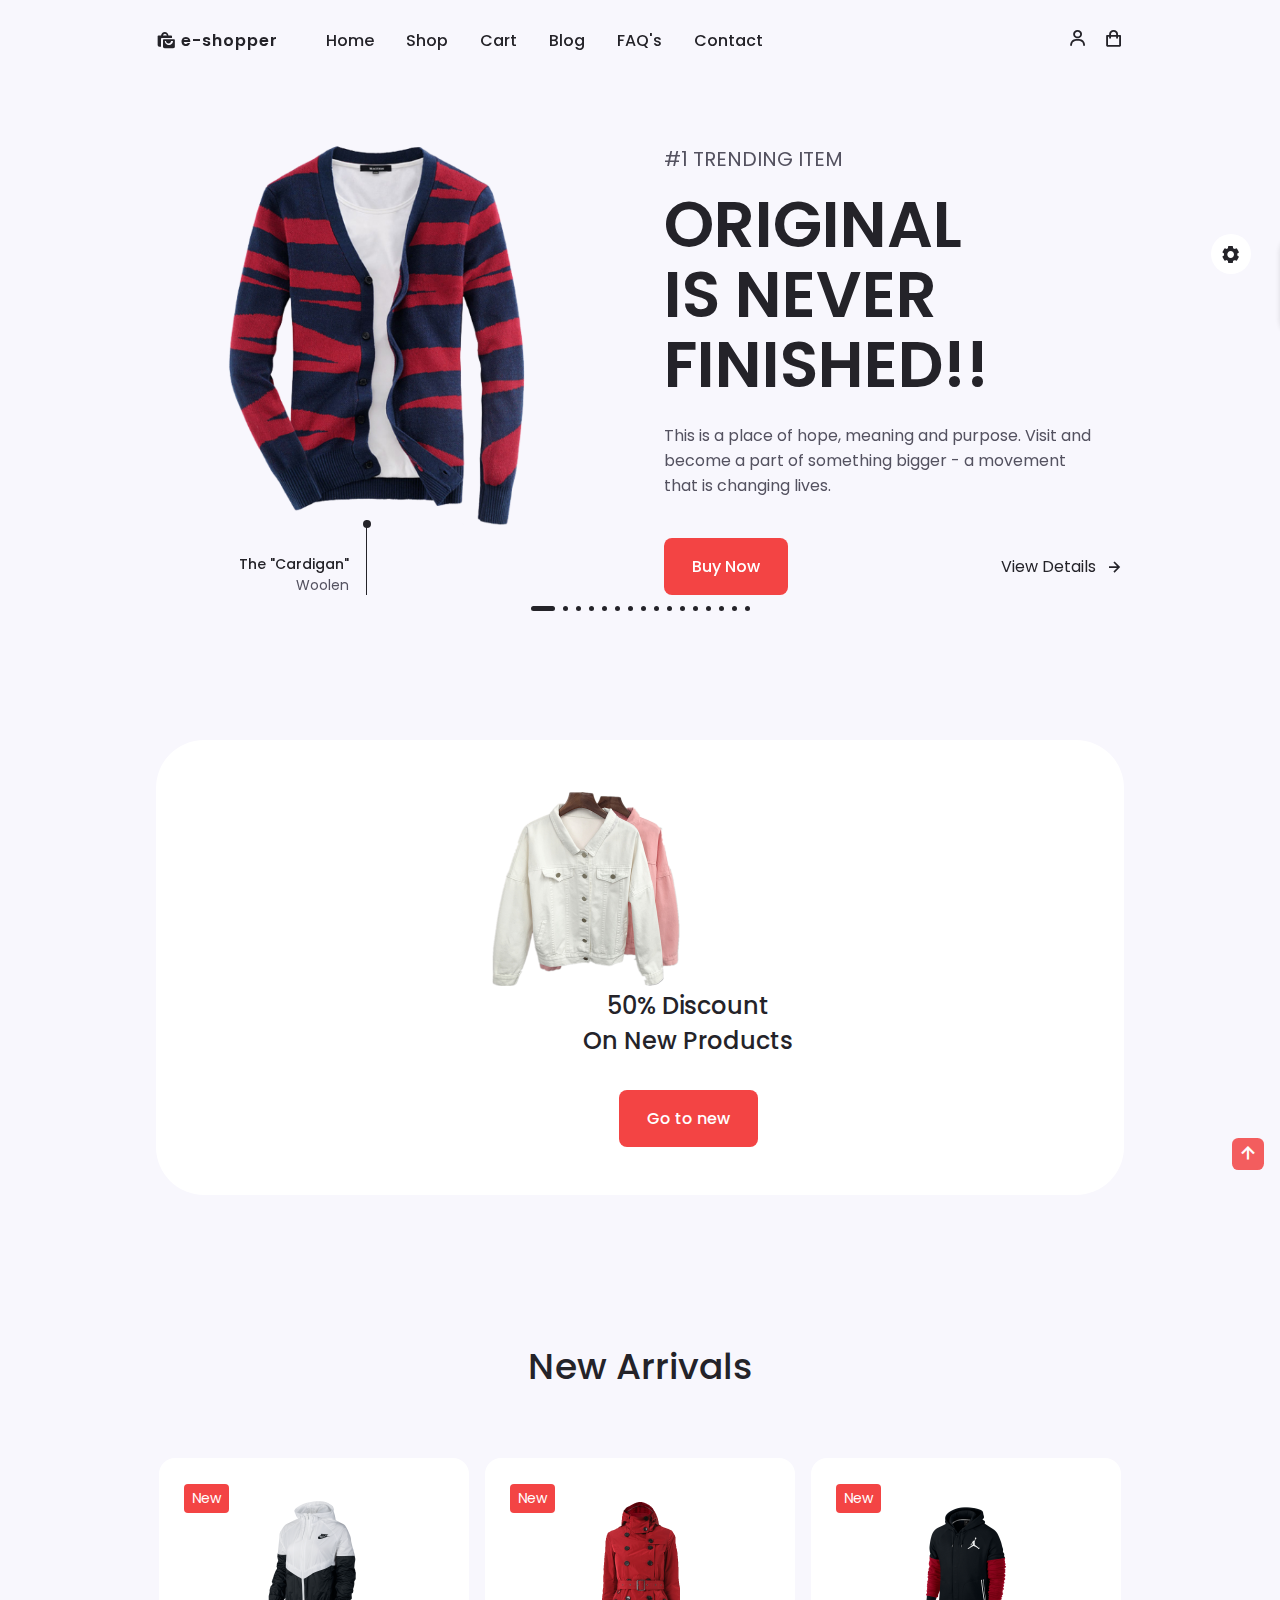
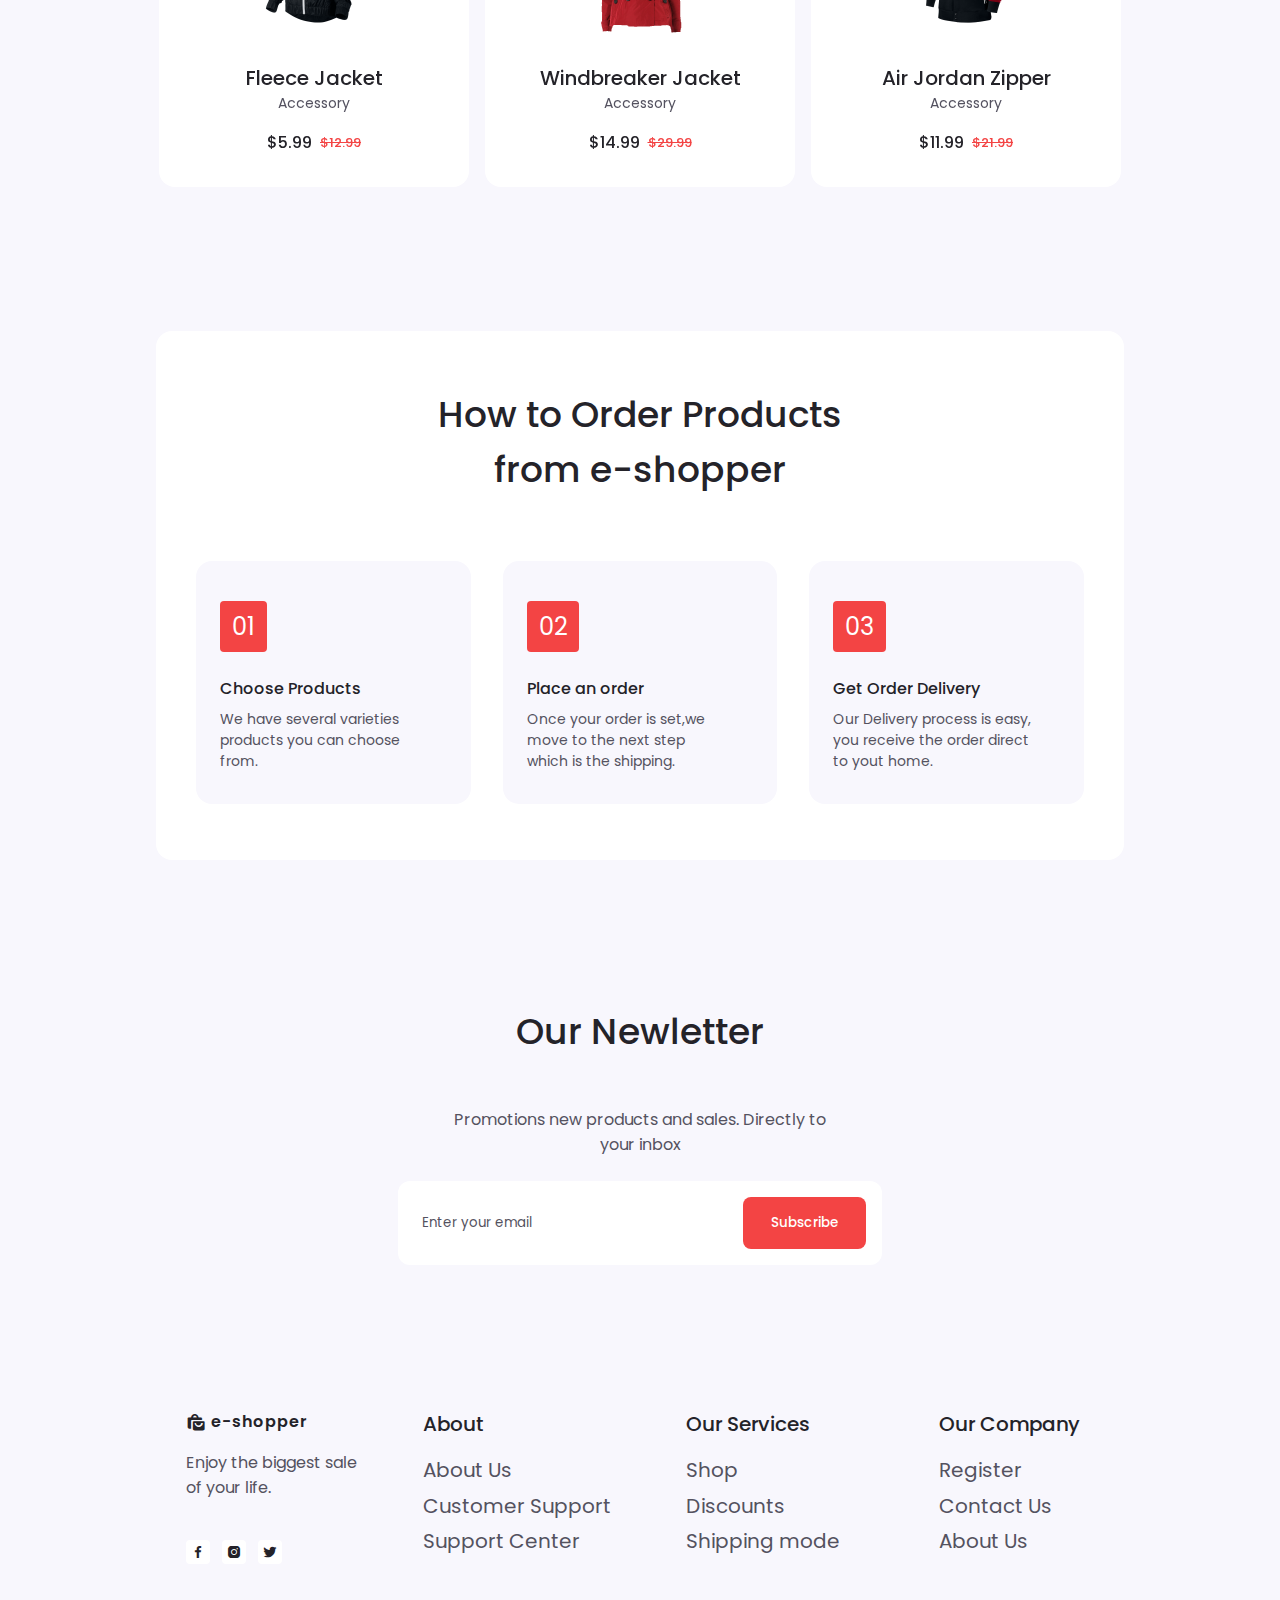
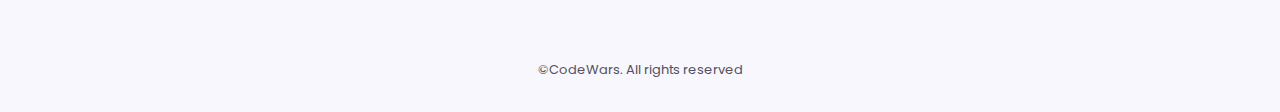
<file: index.html>
<!DOCTYPE html>
<html lang="en">

<head>
    <meta charset="UTF-8">
    <meta http-equiv="X-UA-Compatible" content="IE=edge">
    <meta name="viewport" content="width=device-width, initial-scale=1.0">
    <link rel="stylesheet" href="./style.css">
    <link rel="stylesheet" class="js-color-style" href="assets/css/colors/color-1.css">
    <link rel="stylesheet" href="https://cdn.jsdelivr.net/npm/boxicons@latest/css/boxicons.min.css" >
    <link rel="stylesheet" href="https://cdn.jsdelivr.net/npm/swiper@8/swiper-bundle.min.css" />
    <title>Responsive E-Commerce Website</title>
</head>

<body>
    <header class="header" id="header">
        <nav class="nav container">
            <a href="./index.html" class="nav_logo">
                <i class="bx bxs-shopping-bags nav_logo-icon"></i>E-Shopper
            </a>

            <div class="nav_menu" id="nav-menu">
                <ul class="nav_list">
                    <li class="nav_item">
                        <a href="./index.html" class="nav_link active_link">Home</a>
                    </li>
                    <li class="nav_item">
                        <a href="./shop.html" class="nav_link ">Shop</a>
                    </li>
                    <li class="nav_item">
                        <a href="#" class="nav_link ">Cart</a>
                    </li>
                    <li class="nav_item">
                        <a href="./blog.html" class="nav_link ">Blog</a>
                    </li>
                    <li class="nav_item">
                        <a href="./faq.html" class="nav_link ">FAQ's</a>
                    </li>
                    <li class="nav_item">
                        <a href="./contact.html" class="nav_link ">Contact</a>
                    </li>
                </ul>
                <div class="nav_close" id="nav-close">
                    <i class="bx bx-x"></i>
                </div>
            </div>

            <div class="nav_btns">
                <div class="login_toggle" id="login-button">
                    <i class="bx bx-user"></i>
                </div>
                <div class="nav_shop" id="cart-shop">
                    <i class="bx bx-shopping-bag"></i>
                </div>
                <div class="nav_toggle" id="nav-toggle">
                    <i class="bx bx-grid-alt"></i>
                </div>
            </div>
        </nav>
    </header>
    <div class="cart" id="cart">
        <i class="bx bx-x cart_close" id="cart-close"></i>
        <h2 class="cart_title-center">My Cart</h2>
        <div class="cart_container">
            <article class="cart_card">
                <div class="cart_box">
                    <img src="./img/cart-1.png" alt="" class="cart_img">
                </div>
                <div class="cart_details">
                    <h3 class="cart_title">Windbreaker</h3>
                    <span class="cart_price">$12</span>

                    <div class="cart_amount">
                        <div class="cart_amount-content">
                            <span class="cart_amount-box"><i class="bx bx-minus"></i></span>
                            <span class="cart_amount-number">1</span>
                            <span class="cart_amount-box"><i class="bx bx-plus"></i></span>
                        </div>

                        <i class="bx bx-trash-alt cart_amount-trash"></i>
                    </div>
                </div>
            </article>

            <article class="cart_card">
                <div class="cart_box">
                    <img src="./img/cart-2.png" alt="" class="cart_img">
                </div>
                <div class="cart_details">
                    <h3 class="cart_title">Cardigan Hoodie</h3>
                    <span class="cart_price">$16</span>

                    <div class="cart_amount">
                        <div class="cart_amount-content">
                            <span class="cart_amount-box"><i class="bx bx-minus"></i></span>
                            <span class="cart_amount-number">1</span>
                            <span class="cart_amount-box"><i class="bx bx-plus"></i></span>
                        </div>

                        <i class="bx bx-trash-alt cart_amount-trash"></i>
                    </div>
                </div>
            </article>

            <article class="cart_card">
                <div class="cart_box">
                    <img src="./img/cart-3.png" alt="" class="cart_img">
                </div>
                <div class="cart_details">
                    <h3 class="cart_title">Cartoon</h3>
                    <span class="cart_price">$10</span>

                    <div class="cart_amount">
                        <div class="cart_amount-content">
                            <span class="cart_amount-box"><i class="bx bx-minus"></i></span>
                            <span class="cart_amount-number">1</span>
                            <span class="cart_amount-box"><i class="bx bx-plus"></i></span>
                        </div>

                        <i class="bx bx-trash-alt cart_amount-trash"></i>
                    </div>
                </div>
            </article>
        </div>

        <div class="cart_prices">
            <span class="cart_prices-item">3 items</span>
            <span class="cart_prices-total">$38</span>
        </div>
    </div>
    <div class="login" id="login">
        <i class="bx bx-x login_close" id="login-close"></i>
        <h2 class="login_title-center">Login</h2>

        <form action="" class="login_form grid">
            <div class="login_content">
                <label for="" class="login_label">Email</label>
                <input type="email" name="" class="login_input">
            </div>

            <div class="login_content">
                <label for="" class="login_label">Password</label>
                <input type="password" name="" class="login_input">
            </div>

            <div>
                <a href="#" class="button">Sign in</a>
            </div>

            <div>
                <p class="signup">Not a member? <a href="./registration.html">Sign up now</a></p>
            </div>
        </form>
    </div>
    <main class="main">
        <section class="home container">
            <div class="swiper">
                <div class="swiper-wrapper">
                    <div class="swiper-slide">
                        <div class="home_content grid">
                            <div class="home_group">
                                <img src="./img/slide-2.png" alt="" class="home_img">
                                <div class="home_indicator"></div>
                                <div class="home_details-img">
                                    <h4 class="home_details-title">The "Cardigan"</h4>
                                    <span class="home_details-subtitle">Woolen</span>
                                </div>
                            </div>
                            <div class="home_data">
                                <div class="home_subtitle">#1 TRENDING ITEM</div>
                                <h1 class="home_title">ORIGINAL <br> IS NEVER <br> FINISHED!!</h1>
                                <p class="home_description">This is a place of hope, meaning and purpose. Visit
                                    and become a part of something bigger - a movement that is changing lives.
                                </p>

                                <div class="home_buttons">
                                    <a href="./details.html" class="button" id="buy-button">Buy Now</a>
                                    <a href="./details.html" class="button--link button--flex">View Details <i
                                            class="bx bx-right-arrow-alt button_icon"></i></a>
                                </div>
                            </div>
                        </div>
                    </div>

                    <div class="swiper-slide">
                        <div class="home_content grid">
                            <div class="home_group">
                                <img src="./img/slide-3.png" alt="" class="home_img">
                                <div class="home_indicator"></div>
                                <div class="home_details-img">
                                    <h4 class="home_details-title">Jqueezy</h4>
                                    <span class="home_details-subtitle">Ski Suit</span>
                                </div>
                            </div>
                            <div class="home_data">
                                <div class="home_subtitle">#2 Top Best Duo</div>
                                <h1 class="home_title">FALL <br> WINTER <br> 2022</h1>
                                <p class="home_description">A specialist label creating luxury essentials.
                                    Ethically crafted with an unwavering commitment to exceptional quality.</p>

                                <div class="home_buttons">
                                    <a href="./details.html" class="button">Buy Now</a>
                                    <a href="./details.html" class="button--link button--flex">View Details <i
                                            class="bx bx-right-arrow-alt button_icon"></i></a>
                                </div>
                            </div>
                        </div>
                    </div>

                    <div class="swiper-slide">
                        <div class="home_content grid">
                            <div class="home_group">
                                <img src="./img/slide-1.png" alt="" class="home_img">
                                <div class="home_indicator"></div>
                                <div class="home_details-img">
                                    <h4 class="home_details-title">Jurry</h4>
                                    <span class="home_details-subtitle">Zipper</span>
                                </div>
                            </div>
                            <div class="home_data">
                                <div class="home_subtitle">#3 TRENDING ITEM</div>
                                <h1 class="home_title">SALE 20% <br> OFF ON <br> EVERYTHING</h1>
                                <p class="home_description">A specialist label creating luxury essentials.
                                    Ethically crafted with an unwavering commitment to exceptional quality.</p>

                                <div class="home_buttons">
                                    <a href="./details.html" class="button">Buy Now</a>
                                    <a href="./details.html" class="button--link button--flex">View Details <i
                                            class="bx bx-right-arrow-alt button_icon"></i></a>
                                </div>
                            </div>
                        </div>
                    </div>
                </div>
                <div class="swiper-pagination"></div>
            </div>
        </section>
        <section class="discount section">
            <div class="discount_container container grid">
                <img src="./img/discount.png" alt="" class="discount_img">
                <div class="discount_data">
                    <h2 class="discount_title">50% Discount <br> On New Products</h2>
                    <a href="#" class="button">Go to new</a>
                </div>
            </div>
        </section>
        <section class="new section">
            <h2 class="section_title">New Arrivals</h2>
            <div class="new_container container">
                <div class="swiper new-swiper">
                    <div class="swiper-wrapper">
                        <!--NEW CONTENT 1-->
                        <div class="new_content swiper-slide">
                            <div class="new_tag">New</div>
                            <img src="./img/new-1.png" alt="" class="new_img">
                            <h3 class="new_title">Windbreaker Jacket</h3>
                            <span class="new_subtitle">Accessory</span>

                            <div class="new_prices">
                                <span class="new_price">$14.99</span>
                                <span class="new_discount">$29.99</span>
                            </div>

                            <a href="./details.html" class="button new_button">
                                <i class="bx bx-cart-alt new_icon"></i>
                            </a>
                        </div>

                        <!--NEW CONTENT 2-->
                        <div class="new_content  swiper-slide">
                            <div class="new_tag">New</div>
                            <img src="./img/new-2.png" alt="" class="new_img">
                            <h3 class="new_title">Air Jordan Zipper</h3>
                            <span class="new_subtitle">Accessory</span>

                            <div class="new_prices">
                                <span class="new_price">$11.99</span>
                                <span class="new_discount">$21.99</span>
                            </div>

                            <a href="./details.html" class="button new_button">
                                <i class="bx bx-cart-alt new_icon"></i>
                            </a>
                        </div>

                        <!--NEW CONTENT 3-->
                        <div class="new_content swiper-slide ">
                            <div class="new_tag">New</div>
                            <img src="./img/new-3.png" alt="" class="new_img">
                            <h3 class="new_title">Fur Jacket</h3>
                            <span class="new_subtitle">Accessory</span>

                            <div class="new_prices">
                                <span class="new_price">$4.99</span>
                                <span class="new_discount">$9.99</span>
                            </div>

                            <a href="./details.html" class="button new_button">
                                <i class="bx bx-cart-alt new_icon"></i>
                            </a>
                        </div>

                        <!--NEW CONTENT 4-->
                        <div class="new_content  swiper-slide">
                            <div class="new_tag">New</div>
                            <img src="./img/new-4.png" alt="" class="new_img">
                            <h3 class="new_title">Fleece Jacket</h3>
                            <span class="new_subtitle">Accessory</span>

                            <div class="new_prices">
                                <span class="new_price">$24.99</span>
                                <span class="new_discount">$29.99</span>
                            </div>

                            <a href="./details.html" class="button new_button">
                                <i class="bx bx-cart-alt new_icon"></i>
                            </a>
                        </div>

                        <!--NEW CONTENT 5-->
                        <div class="new_content  swiper-slide">
                            <div class="new_tag">New</div>
                            <img src="./img/new-5.png" alt="" class="new_img">
                            <h3 class="new_title">Nike Hoodie</h3>
                            <span class="new_subtitle">Accessory</span>

                            <div class="new_prices">
                                <span class="new_price">$7.99</span>
                                <span class="new_discount">$14.99</span>
                            </div>

                            <a href="./details.html" class="button new_button">
                                <i class="bx bx-cart-alt new_icon"></i>
                            </a>
                        </div>

                        <!--NEW CONTENT 6-->
                        <div class="new_content  swiper-slide">
                            <div class="new_tag">New</div>
                            <img src="./img/new-6.png" alt="" class="new_img">
                            <h3 class="new_title">Fleece Jacket</h3>
                            <span class="new_subtitle">Accessory</span>

                            <div class="new_prices">
                                <span class="new_price">$5.99</span>
                                <span class="new_discount">$12.99</span>
                            </div>

                            <a href="./details.html" class="button new_button">
                                <i class="bx bx-cart-alt new_icon"></i>
                            </a>
                        </div>

                    </div>
                </div>
            </div>
        </section>
        <section class="steps section container">
            <div class="steps_bg">
                <h2 class="section_title">How to Order Products <br> from e-shopper</h2>

                <div class="steps_container grid">
                    <!--STEP CARD 1-->
                    <div class="steps_card">
                        <div class="steps_card-number">01</div>
                        <h3 class="steps_card-title">Choose Products</h3>
                        <p class="steps_card-description">
                            We have several varieties products you can choose from.
                        </p>
                    </div>

                    <!--STEP CARD 2-->
                    <div class="steps_card">
                        <div class="steps_card-number">02</div>
                        <h3 class="steps_card-title">Place an order</h3>
                        <p class="steps_card-description">
                            Once your order is set,we move to the next step which is the shipping.
                        </p>
                    </div>

                    <!--STEP CARD 3-->
                    <div class="steps_card">
                        <div class="steps_card-number">03</div>
                        <h3 class="steps_card-title">Get Order Delivery</h3>
                        <p class="steps_card-description">
                            Our Delivery process is easy, you receive the order direct to yout home.
                        </p>
                    </div>
                </div>
            </div>
        </section>
        <section class="newsletter section">
            <div class="newsletter_container container">
                <h2 class="section_title">Our Newletter</h2>
                <p class="newsletter_description">
                    Promotions new products and sales. Directly to your inbox
                </p>

                <form action="" class="newsletter_form">
                    <input type="text" placeholder="Enter your email" class="newsletter_input">
                    <button class="button">Subscribe</button>
                </form>
            </div>
        </section>
    </main>
    <footer class="footer section">
        <div class="footer_container container grid">
            <!--FOOTER CONTENT 1-->
            <div class="footer_content">
                <a href="#" class="footer_logo">
                    <i class="bx bxs-shopping-bags footer_logo-icon"></i>e-shopper
                </a>

                <p class="footer_description">Enjoy the biggest sale <br>of your life.</p>

                <div class="footer_social">
                    <a href="#" class="footer_social-link"><i class="bx bxl-facebook"></i></a>
                    <a href="#" class="footer_social-link"><i class="bx bxl-instagram-alt"></i></a>
                    <a href="#" class="footer_social-link"><i class="bx bxl-twitter"></i></a>
                </div>
            </div>

            <!--FOOTER CONTENT 2-->
            <div class="footer_content">
                <h3 class="footer_title">About</h3>

                <ul class="footer_links">
                    <li><a href="./about.html" class="footer_link">About Us</a></li>
                    <li><a href="#" class="footer_link">Customer Support</a></li>
                    <li><a href="#" class="footer_link">Support Center</a></li>
                </ul>
            </div>

            <!--FOOTER CONTENT 3-->
            <div class="footer_content">
                <h3 class="footer_title">Our Services</h3>

                <ul class="footer_links">
                    <li><a href="#" class="footer_link">Shop</a></li>
                    <li><a href="#" class="footer_link">Discounts</a></li>
                    <li><a href="#" class="footer_link">Shipping mode</a></li>
                </ul>
            </div>

            <!--FOOTER CONTENT 4-->
            <div class="footer_content">
                <h3 class="footer_title">Our Company</h3>

                <ul class="footer_links">
                    <li><a href="#" class="footer_link">Register</a></li>
                    <li><a href="./contact.html" class="footer_link">Contact Us</a></li>
                    <li><a href="./about.html" class="footer_link">About Us</a></li>
                </ul>
            </div>
        </div>
        <span class="footer_copy">&#169;CodeWars. All rights reserved</span>
    </footer>


    <a href="#" class="scrollup" id="scroll-up">
        <i class="bx bx-up-arrow-alt scrollup_icon"></i>
    </a>

    <div class="style_switcher">
        <div class="style_switcher-toggler s_icon">
            <i class="bx bxs-cog bx-spin"></i>
        </div>
        <h4>Theme Colors</h4>
        <div class="theme_colors js-theme-colors">
            <button type="button" data-js-theme-color="color-1" class="js-theme-color-item theme_button color-1">
                <i class="bx bx-check"></i>
            </button>
            <button type="button" data-js-theme-color="color-2" class="js-theme-color-item theme_button color-2">
                <i class="bx bx-check"></i>
            </button>
            <button type="button" data-js-theme-color="color-3" class="js-theme-color-item theme_button color-3">
                <i class="bx bx-check"></i>
            </button>
            <button type="button" data-js-theme-color="color-4" class="js-theme-color-item theme_button color-4">
                <i class="bx bx-check"></i>
            </button>
            <button type="button" data-js-theme-color="color-5" class="js-theme-color-item theme_button color-5">
                <i class="bx bx-check"></i>
            </button>
        </div>
    </div>

    <script src="https://cdn.jsdelivr.net/npm/swiper@8/swiper-bundle.min.js"></script>
    <script src="./main.js"></script>
</body>

</html>
</file>
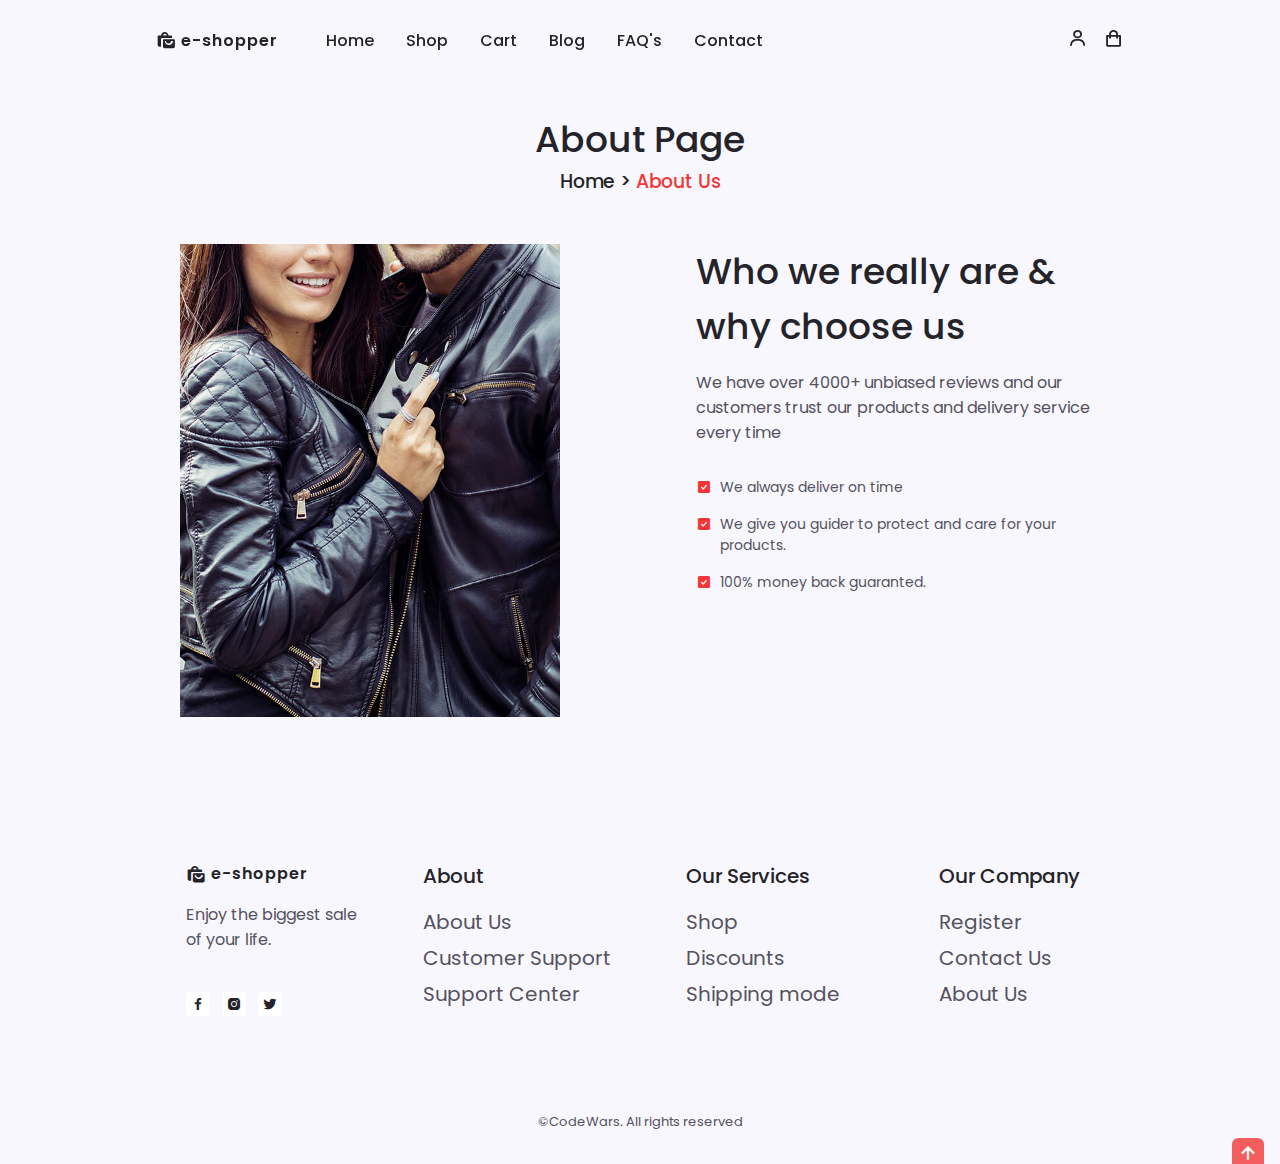
<file: about.html>
<!DOCTYPE html>
<html lang="en">

<head>
    <meta charset="UTF-8">
    <meta http-equiv="X-UA-Compatible" content="IE=edge">
    <meta name="viewport" content="width=device-width, initial-scale=1.0">
    <link rel="stylesheet" href="./style.css">
    <link rel="stylesheet" href="https://cdn.jsdelivr.net/npm/boxicons@latest/css/boxicons.min.css">
    <link rel="stylesheet" href="https://cdn.jsdelivr.net/npm/swiper@8/swiper-bundle.min.css" />
    <title>Responsive E-Commerce Website</title>
</head>

<body>
    <header class="header" id="header">
        <nav class="nav container">
            <a href="./index.html" class="nav_logo">
                <i class="bx bxs-shopping-bags nav_logo-icon"></i>E-Shopper
            </a>

            <div class="nav_menu" id="nav-menu">
                <ul class="nav_list">
                    <li class="nav_item">
                        <a href="./index.html" class="nav_link active_link">Home</a>
                    </li>
                    <li class="nav_item">
                        <a href="./shop.html" class="nav_link ">Shop</a>
                    </li>
                    <li class="nav_item">
                        <a href="./cart.html" class="nav_link ">Cart</a>
                    </li>
                    <li class="nav_item">
                        <a href="./blog.html" class="nav_link ">Blog</a>
                    </li>
                    <li class="nav_item">
                        <a href="./faq.html" class="nav_link ">FAQ's</a>
                    </li>
                    <li class="nav_item">
                        <a href="./contact.html" class="nav_link ">Contact</a>
                    </li>
                </ul>
                <div class="nav_close" id="nav-close">
                    <i class="bx bx-x"></i>
                </div>
            </div>

            <div class="nav_btns">
                <div class="login_toggle" id="login-button">
                    <i class="bx bx-user"></i>
                </div>
                <div class="nav_shop" id="cart-shop">
                    <i class="bx bx-shopping-bag"></i>
                </div>
                <div class="nav_toggle" id="nav-toggle">
                    <i class="bx bx-grid-alt"></i>
                </div>
            </div>
        </nav>
    </header>
    <div class="cart" id="cart">
        <i class="bx bx-x cart_close" id="cart-close"></i>
        <h2 class="cart_title-center">My Cart</h2>
        <div class="cart_container">
            <article class="cart_card">
                <div class="cart_box">
                    <img src="./img/cart-1.png" alt="" class="cart_img">
                </div>
                <div class="cart_details">
                    <h3 class="cart_title">Windbreaker</h3>
                    <span class="cart_price">$12</span>

                    <div class="cart_amount">
                        <div class="cart_amount-content">
                            <span class="cart_amount-box"><i class="bx bx-minus"></i></span>
                            <span class="cart_amount-number">1</span>
                            <span class="cart_amount-box"><i class="bx bx-plus"></i></span>
                        </div>

                        <i class="bx bx-trash-alt cart_amount-trash"></i>
                    </div>
                </div>
            </article>

            <article class="cart_card">
                <div class="cart_box">
                    <img src="./img/cart-2.png" alt="" class="cart_img">
                </div>
                <div class="cart_details">
                    <h3 class="cart_title">Cardigan Hoodie</h3>
                    <span class="cart_price">$16</span>

                    <div class="cart_amount">
                        <div class="cart_amount-content">
                            <span class="cart_amount-box"><i class="bx bx-minus"></i></span>
                            <span class="cart_amount-number">1</span>
                            <span class="cart_amount-box"><i class="bx bx-plus"></i></span>
                        </div>

                        <i class="bx bx-trash-alt cart_amount-trash"></i>
                    </div>
                </div>
            </article>

            <article class="cart_card">
                <div class="cart_box">
                    <img src="./img/cart-3.png" alt="" class="cart_img">
                </div>
                <div class="cart_details">
                    <h3 class="cart_title">Cartoon</h3>
                    <span class="cart_price">$10</span>

                    <div class="cart_amount">
                        <div class="cart_amount-content">
                            <span class="cart_amount-box"><i class="bx bx-minus"></i></span>
                            <span class="cart_amount-number">1</span>
                            <span class="cart_amount-box"><i class="bx bx-plus"></i></span>
                        </div>

                        <i class="bx bx-trash-alt cart_amount-trash"></i>
                    </div>
                </div>
            </article>
        </div>

        <div class="cart_prices">
            <span class="cart_prices-item">3 items</span>
            <span class="cart_prices-total">$38</span>
        </div>
    </div>
    <div class="login" id="login">
        <i class="bx bx-x login_close" id="login-close"></i>
        <h2 class="login_title-center">Login</h2>

        <form action="" class="login_form grid">
            <div class="login_content">
                <label for="" class="login_label">Email</label>
                <input type="email" name="" class="login_input">
            </div>

            <div class="login_content">
                <label for="" class="login_label">Password</label>
                <input type="password" name="" class="login_input">
            </div>

            <div>
                <a href="#" class="button">Sign in</a>
            </div>

            <div>
                <p class="signup">Not a member? <a href="./registration.html">Sign up now</a></p>
            </div>
        </form>
    </div>
    <main class="main">
        <section class="contact section container">

            <h2 class="breadcrumb_title">About Page</h2>
            <h3 class="breadcrumb_subtitle">Home > <span>About Us</span></h3>

            <div class="about_container grid">
                <img src="./img/about-img.jpg" alt="" class="about_img">

                <div class="about_data">
                    <h2 class="section_title about_title">
                        Who we really are & <br> why choose us
                    </h2>
                    <p class="about_description">
                        We have over 4000+ unbiased reviews and our customers trust our products and delivery
                         service every time
                    </p>
                    <div class="about_details">
                        <p class="about_details-description">
                            <i class="bx bxs-check-square about_details-icon"></i>
                            We always deliver on time
                        </p>
                        <p class="about_details-description">
                            <i class="bx bxs-check-square about_details-icon"></i>
                            We give you guider to protect and care for your products.
                        </p>
                        <p class="about_details-description">
                            <i class="bx bxs-check-square about_details-icon"></i>
                            100% money back guaranted.
                        </p>
                    </div>
                </div>
            </div>
        </section>
    </main>
    <footer class="footer section">
        <div class="footer_container container grid">
            <!--FOOTER CONTENT 1-->
            <div class="footer_content">
                <a href="#" class="footer_logo">
                    <i class="bx bxs-shopping-bags footer_logo-icon"></i>e-shopper
                </a>

                <p class="footer_description">Enjoy the biggest sale <br>of your life.</p>

                <div class="footer_social">
                    <a href="#" class="footer_social-link"><i class="bx bxl-facebook"></i></a>
                    <a href="#" class="footer_social-link"><i class="bx bxl-instagram-alt"></i></a>
                    <a href="#" class="footer_social-link"><i class="bx bxl-twitter"></i></a>
                </div>
            </div>

            <!--FOOTER CONTENT 2-->
            <div class="footer_content">
                <h3 class="footer_title">About</h3>

                <ul class="footer_links">
                    <li><a href="./about.html" class="footer_link">About Us</a></li>
                    <li><a href="#" class="footer_link">Customer Support</a></li>
                    <li><a href="#" class="footer_link">Support Center</a></li>
                </ul>
            </div>

            <!--FOOTER CONTENT 3-->
            <div class="footer_content">
                <h3 class="footer_title">Our Services</h3>

                <ul class="footer_links">
                    <li><a href="#" class="footer_link">Shop</a></li>
                    <li><a href="#" class="footer_link">Discounts</a></li>
                    <li><a href="#" class="footer_link">Shipping mode</a></li>
                </ul>
            </div>

            <!--FOOTER CONTENT 4-->
            <div class="footer_content">
                <h3 class="footer_title">Our Company</h3>

                <ul class="footer_links">
                    <li><a href="#" class="footer_link">Register</a></li>
                    <li><a href="./contact.html" class="footer_link">Contact Us</a></li>
                    <li><a href="./about.html" class="footer_link">About Us</a></li>
                </ul>
            </div>
        </div>
        <span class="footer_copy">&#169;CodeWars. All rights reserved</span>
    </footer>


    <a href="#" class="scrollup" id="scroll-up">
        <i class="bx bx-up-arrow-alt scrollup_icon"></i>
    </a>

    <script src="https://cdn.jsdelivr.net/npm/swiper@8/swiper-bundle.min.js"></script>
    <script src="./main.js"></script>
</body>

</html>
</file>
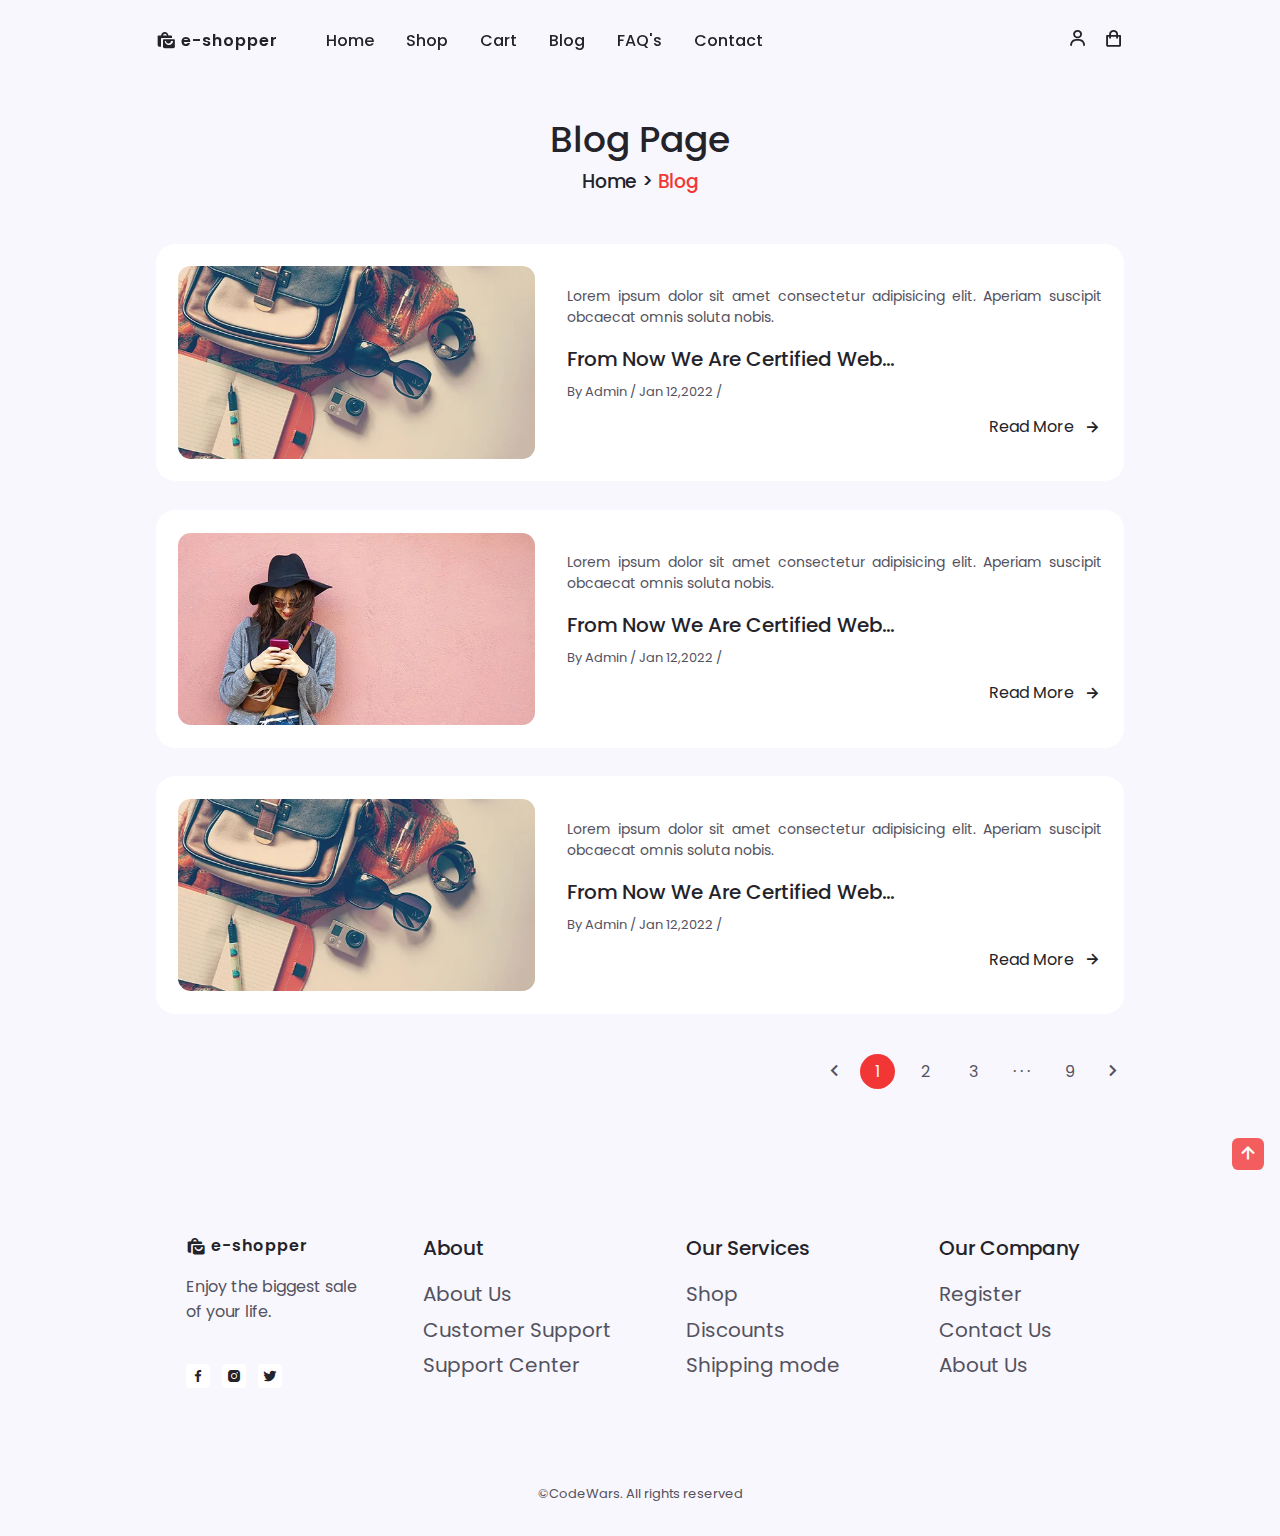
<file: blog.html>
<!DOCTYPE html>
<html lang="en">

<head>
    <meta charset="UTF-8">
    <meta http-equiv="X-UA-Compatible" content="IE=edge">
    <meta name="viewport" content="width=device-width, initial-scale=1.0">
    <title>Responsive E-Commerce Website</title>
    <link rel="stylesheet" href="./style.css">
    <link rel="stylesheet" href="https://cdn.jsdelivr.net/npm/boxicons@latest/css/boxicons.min.css">
    <link rel="stylesheet" href="https://cdn.jsdelivr.net/npm/swiper@8/swiper-bundle.min.css" />
</head>

<body>
    <header class="header" id="header">
        <nav class="nav container">
            <a href="./index.html" class="nav_logo">
                <i class="bx bxs-shopping-bags nav_logo-icon"></i>E-Shopper
            </a>

            <div class="nav_menu" id="nav-menu">
                <ul class="nav_list">
                    <li class="nav_item">
                        <a href="./index.html" class="nav_link ">Home</a>
                    </li>
                    <li class="nav_item">
                        <a href="./shop.html" class="nav_link ">Shop</a>
                    </li>
                    <li class="nav_item">
                        <a href="./cart.html" class="nav_link ">Cart</a>
                    </li>
                    <li class="nav_item">
                        <a href="./blog.html" class="nav_link active_link">Blog</a>
                    </li>
                    <li class="nav_item">
                        <a href="./faq.html" class="nav_link ">FAQ's</a>
                    </li>
                    <li class="nav_item">
                        <a href="./contact.html" class="nav_link ">Contact</a>
                    </li>
                </ul>
                <div class="nav_close" id="nav-close">
                    <i class="bx bx-x"></i>
                </div>
            </div>

            <div class="nav_btns">
                <div class="login_toggle" id="login-button">
                    <i class="bx bx-user"></i>
                </div>
                <div class="nav_shop" id="cart-shop">
                    <i class="bx bx-shopping-bag"></i>
                </div>
                <div class="nav_toggle" id="nav-toggle">
                    <i class="bx bx-grid-alt"></i>
                </div>
            </div>
        </nav>
    </header>
    <div class="cart" id="cart">
        <i class="bx bx-x cart_close" id="cart-close"></i>
        <h2 class="cart_title-center">My Cart</h2>
        <div class="cart_container">
            <article class="cart_card">
                <div class="cart_box">
                    <img src="./img/cart-1.png" alt="" class="cart_img">
                </div>
                <div class="cart_details">
                    <h3 class="cart_title">Windbreaker</h3>
                    <span class="cart_price">$12</span>

                    <div class="cart_amount">
                        <div class="cart_amount-content">
                            <span class="cart_amount-box"><i class="bx bx-minus"></i></span>
                            <span class="cart_amount-number">1</span>
                            <span class="cart_amount-box"><i class="bx bx-plus"></i></span>
                        </div>

                        <i class="bx bx-trash-alt cart_amount-trash"></i>
                    </div>
                </div>
            </article>

            <article class="cart_card">
                <div class="cart_box">
                    <img src="./img/cart-2.png" alt="" class="cart_img">
                </div>
                <div class="cart_details">
                    <h3 class="cart_title">Cardigan Hoodie</h3>
                    <span class="cart_price">$16</span>

                    <div class="cart_amount">
                        <div class="cart_amount-content">
                            <span class="cart_amount-box"><i class="bx bx-minus"></i></span>
                            <span class="cart_amount-number">1</span>
                            <span class="cart_amount-box"><i class="bx bx-plus"></i></span>
                        </div>

                        <i class="bx bx-trash-alt cart_amount-trash"></i>
                    </div>
                </div>
            </article>

            <article class="cart_card">
                <div class="cart_box">
                    <img src="./img/cart-3.png" alt="" class="cart_img">
                </div>
                <div class="cart_details">
                    <h3 class="cart_title">Cartoon</h3>
                    <span class="cart_price">$10</span>

                    <div class="cart_amount">
                        <div class="cart_amount-content">
                            <span class="cart_amount-box"><i class="bx bx-minus"></i></span>
                            <span class="cart_amount-number">1</span>
                            <span class="cart_amount-box"><i class="bx bx-plus"></i></span>
                        </div>

                        <i class="bx bx-trash-alt cart_amount-trash"></i>
                    </div>
                </div>
            </article>
        </div>

        <div class="cart_prices">
            <span class="cart_prices-item">3 items</span>
            <span class="cart_prices-total">$38</span>
        </div>
    </div>
    <div class="login" id="login">
        <i class="bx bx-x login_close" id="login-close"></i>
        <h2 class="login_title-center">Login</h2>

        <form action="" class="login_form grid">
            <div class="login_content">
                <label for="" class="login_label">Email</label>
                <input type="email" name="" class="login_input">
            </div>

            <div class="login_content">
                <label for="" class="login_label">Password</label>
                <input type="password" name="" class="login_input">
            </div>

            <div>
                <a href="#" class="button">Sign in</a>
            </div>

            <div>
                <p class="signup">Not a member? <a href="./registration.html">Sign up now</a></p>
            </div>
        </form>
    </div>

    <main class="main">
        <section class="blog section container">
            <h2 class="breadcrumb_title">Blog Page</h2>
            <h3 class="breadcrumb_subtitle">Home > <span>Blog</span></h3>

            <div class="blog_container grid">
                <div class="blog_post grid">
                    <img src="./img/blog-1.webp" alt="" class="blog_img">

                    <div class="blog_info">
                        <p class="blog_details">
                            Lorem ipsum dolor sit amet consectetur adipisicing elit. Aperiam suscipit obcaecat omnis
                            soluta nobis.
                        </p>
                        <h3 class="blog_title">From Now We Are Certified Web...</h3>
                        <p class="blog_date">By Admin / Jan 12,2022 /</p>
                        <div class="read_more">
                            <a href="#" class="button--link button--flex">Read More <i
                                    class="bx bx-right-arrow-alt button_icon"></i></a>
                        </div>
                    </div>
                </div>
                <div class="blog_post grid">
                    <img src="./img/blog-2.webp" alt="" class="blog_img">

                    <div class="blog_info">
                        <p class="blog_details">
                            Lorem ipsum dolor sit amet consectetur adipisicing elit. Aperiam suscipit obcaecat omnis
                            soluta nobis.
                        </p>
                        <h3 class="blog_title">From Now We Are Certified Web...</h3>
                        <p class="blog_date">By Admin / Jan 12,2022 /</p>
                        <div class="read_more">
                            <a href="#" class="button--link button--flex">Read More <i
                                    class="bx bx-right-arrow-alt button_icon"></i></a>
                        </div>
                    </div>
                </div>
                <div class="blog_post grid">
                    <img src="./img/blog-1.webp" alt="" class="blog_img">

                    <div class="blog_info">
                        <p class="blog_details">
                            Lorem ipsum dolor sit amet consectetur adipisicing elit. Aperiam suscipit obcaecat omnis
                            soluta nobis.
                        </p>
                        <h3 class="blog_title">From Now We Are Certified Web...</h3>
                        <p class="blog_date">By Admin / Jan 12,2022 /</p>
                        <div class="read_more">
                            <a href="#" class="button--link button--flex">Read More <i
                                    class="bx bx-right-arrow-alt button_icon"></i></a>
                        </div>
                    </div>
                </div>
            </div>

            <div class="pagination">
                <i class="bx bx-chevron-left pagination_icon"></i>

                <span class="current">1</span>
                <span>2</span>
                <span>3</span>
                <span>&middot; &middot; &middot;</span>
                <span>9</span>

                <i class="bx bx-chevron-right pagination_icon"></i>
            </div>

        </section>
    </main>

    <footer class="footer section">
        <div class="footer_container container grid">
            <!--FOOTER CONTENT 1-->
            <div class="footer_content">
                <a href="#" class="footer_logo">
                    <i class="bx bxs-shopping-bags footer_logo-icon"></i>e-shopper
                </a>

                <p class="footer_description">Enjoy the biggest sale <br>of your life.</p>

                <div class="footer_social">
                    <a href="#" class="footer_social-link"><i class="bx bxl-facebook"></i></a>
                    <a href="#" class="footer_social-link"><i class="bx bxl-instagram-alt"></i></a>
                    <a href="#" class="footer_social-link"><i class="bx bxl-twitter"></i></a>
                </div>
            </div>

            <!--FOOTER CONTENT 2-->
            <div class="footer_content">
                <h3 class="footer_title">About</h3>

                <ul class="footer_links">
                    <li><a href="#" class="footer_link">About Us</a></li>
                    <li><a href="#" class="footer_link">Customer Support</a></li>
                    <li><a href="#" class="footer_link">Support Center</a></li>
                </ul>
            </div>

            <!--FOOTER CONTENT 3-->
            <div class="footer_content">
                <h3 class="footer_title">Our Services</h3>

                <ul class="footer_links">
                    <li><a href="#" class="footer_link">Shop</a></li>
                    <li><a href="#" class="footer_link">Discounts</a></li>
                    <li><a href="#" class="footer_link">Shipping mode</a></li>
                </ul>
            </div>

            <!--FOOTER CONTENT 4-->
            <div class="footer_content">
                <h3 class="footer_title">Our Company</h3>

                <ul class="footer_links">
                    <li><a href="#" class="footer_link">Register</a></li>
                    <li><a href="#" class="footer_link">Contact Us</a></li>
                    <li><a href="#" class="footer_link">About Us</a></li>
                </ul>
            </div>
        </div>
        <span class="footer_copy">&#169;CodeWars. All rights reserved</span>
    </footer>

    <a href="#" class="scrollup" id="scroll-up">
        <i class="bx bx-up-arrow-alt scrollup_icon"></i>
    </a>

    <script src="https://cdn.jsdelivr.net/npm/swiper@8/swiper-bundle.min.js"></script>
    <script src="./main.js"></script>
</body>

</html>
</file>
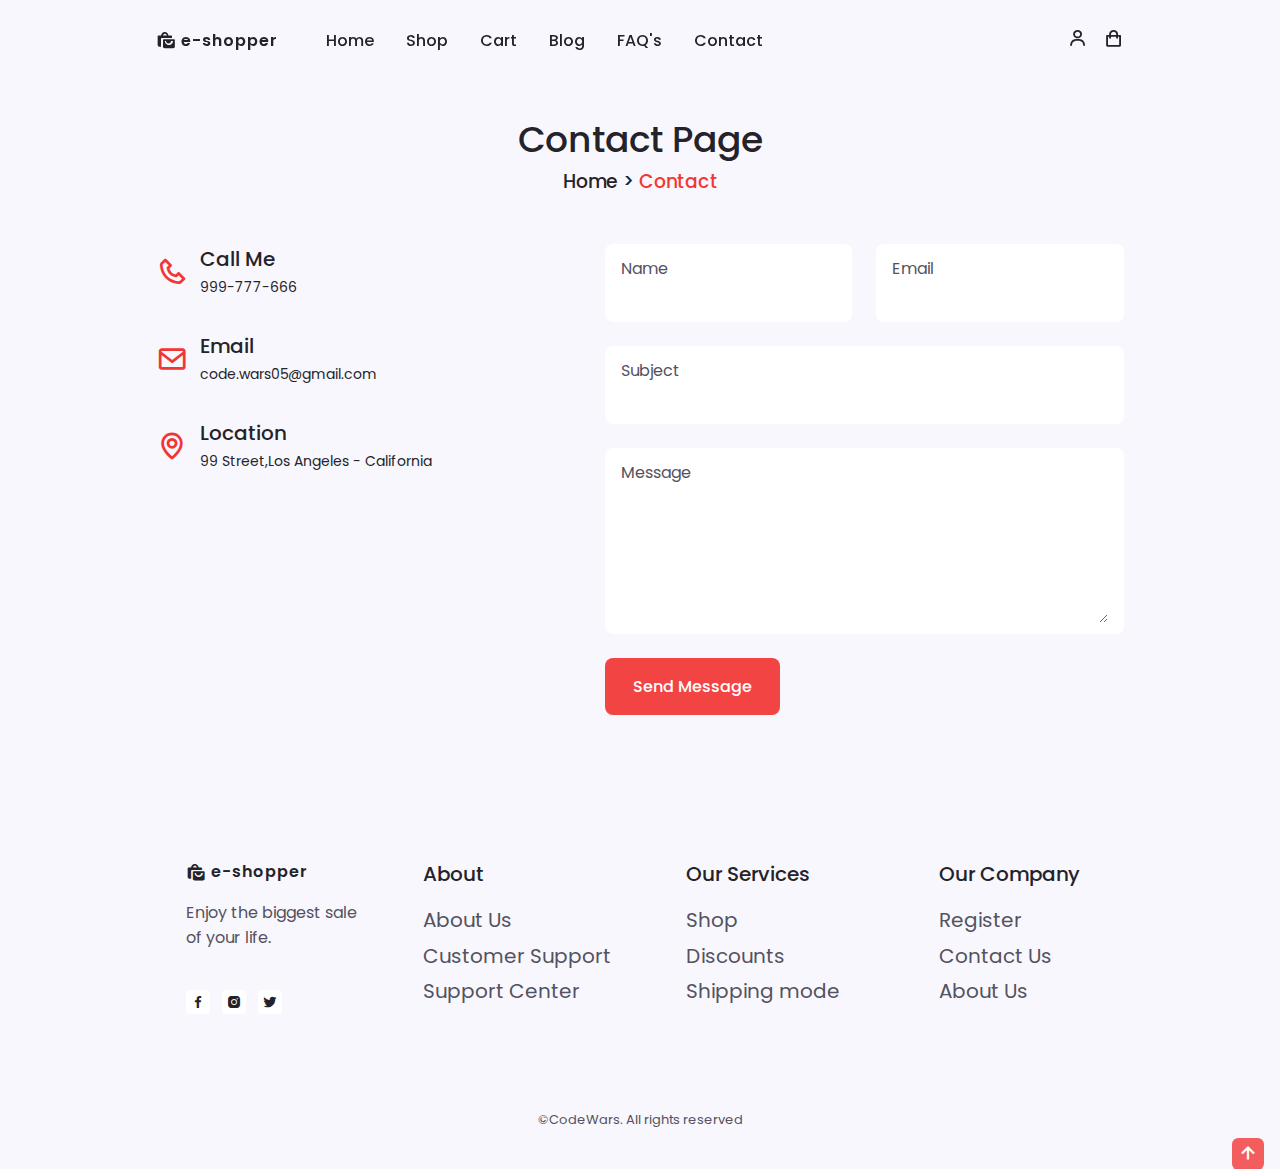
<file: contact.html>
<!DOCTYPE html>
<html lang="en">

<head>
    <meta charset="UTF-8">
    <meta http-equiv="X-UA-Compatible" content="IE=edge">
    <meta name="viewport" content="width=device-width, initial-scale=1.0">
    <link rel="stylesheet" href="./style.css">
    <link rel="stylesheet" href="https://cdn.jsdelivr.net/npm/boxicons@latest/css/boxicons.min.css">
    <link rel="stylesheet" href="https://cdn.jsdelivr.net/npm/swiper@8/swiper-bundle.min.css" />
    <title>Responsive E-Commerce Website</title>
</head>

<body>
    <header class="header" id="header">
        <nav class="nav container">
            <a href="./index.html" class="nav_logo">
                <i class="bx bxs-shopping-bags nav_logo-icon"></i>E-Shopper
            </a>

            <div class="nav_menu" id="nav-menu">
                <ul class="nav_list">
                    <li class="nav_item">
                        <a href="./index.html" class="nav_link active_link">Home</a>
                    </li>
                    <li class="nav_item">
                        <a href="./shop.html" class="nav_link ">Shop</a>
                    </li>
                    <li class="nav_item">
                        <a href="./cart.html" class="nav_link ">Cart</a>
                    </li>
                    <li class="nav_item">
                        <a href="./blog.html" class="nav_link ">Blog</a>
                    </li>
                    <li class="nav_item">
                        <a href="./faq.html" class="nav_link ">FAQ's</a>
                    </li>
                    <li class="nav_item">
                        <a href="./contact.html" class="nav_link active_link">Contact</a>
                    </li>
                </ul>
                <div class="nav_close" id="nav-close">
                    <i class="bx bx-x"></i>
                </div>
            </div>

            <div class="nav_btns">
                <div class="login_toggle" id="login-button">
                    <i class="bx bx-user"></i>
                </div>
                <div class="nav_shop" id="cart-shop">
                    <i class="bx bx-shopping-bag"></i>
                </div>
                <div class="nav_toggle" id="nav-toggle">
                    <i class="bx bx-grid-alt"></i>
                </div>
            </div>
        </nav>
    </header>
    <div class="cart" id="cart">
        <i class="bx bx-x cart_close" id="cart-close"></i>
        <h2 class="cart_title-center">My Cart</h2>
        <div class="cart_container">
            <article class="cart_card">
                <div class="cart_box">
                    <img src="./img/cart-1.png" alt="" class="cart_img">
                </div>
                <div class="cart_details">
                    <h3 class="cart_title">Windbreaker</h3>
                    <span class="cart_price">$12</span>

                    <div class="cart_amount">
                        <div class="cart_amount-content">
                            <span class="cart_amount-box"><i class="bx bx-minus"></i></span>
                            <span class="cart_amount-number">1</span>
                            <span class="cart_amount-box"><i class="bx bx-plus"></i></span>
                        </div>

                        <i class="bx bx-trash-alt cart_amount-trash"></i>
                    </div>
                </div>
            </article>

            <article class="cart_card">
                <div class="cart_box">
                    <img src="./img/cart-2.png" alt="" class="cart_img">
                </div>
                <div class="cart_details">
                    <h3 class="cart_title">Cardigan Hoodie</h3>
                    <span class="cart_price">$16</span>

                    <div class="cart_amount">
                        <div class="cart_amount-content">
                            <span class="cart_amount-box"><i class="bx bx-minus"></i></span>
                            <span class="cart_amount-number">1</span>
                            <span class="cart_amount-box"><i class="bx bx-plus"></i></span>
                        </div>

                        <i class="bx bx-trash-alt cart_amount-trash"></i>
                    </div>
                </div>
            </article>

            <article class="cart_card">
                <div class="cart_box">
                    <img src="./img/cart-3.png" alt="" class="cart_img">
                </div>
                <div class="cart_details">
                    <h3 class="cart_title">Cartoon</h3>
                    <span class="cart_price">$10</span>

                    <div class="cart_amount">
                        <div class="cart_amount-content">
                            <span class="cart_amount-box"><i class="bx bx-minus"></i></span>
                            <span class="cart_amount-number">1</span>
                            <span class="cart_amount-box"><i class="bx bx-plus"></i></span>
                        </div>

                        <i class="bx bx-trash-alt cart_amount-trash"></i>
                    </div>
                </div>
            </article>
        </div>

        <div class="cart_prices">
            <span class="cart_prices-item">3 items</span>
            <span class="cart_prices-total">$38</span>
        </div>
    </div>
    <div class="login" id="login">
        <i class="bx bx-x login_close" id="login-close"></i>
        <h2 class="login_title-center">Login</h2>

        <form action="" class="login_form grid">
            <div class="login_content">
                <label for="" class="login_label">Email</label>
                <input type="email" name="" class="login_input">
            </div>

            <div class="login_content">
                <label for="" class="login_label">Password</label>
                <input type="password" name="" class="login_input">
            </div>

            <div>
                <a href="#" class="button">Sign in</a>
            </div>

            <div>
                <p class="signup">Not a member? <a href="./registration.html">Sign up now</a></p>
            </div>
        </form>
    </div>
    <main class="main">
        <section class="contact section container">

            <h2 class="breadcrumb_title">Contact Page</h2>
            <h3 class="breadcrumb_subtitle">Home > <span>Contact</span></h3>

            <div class="contact_container grid">
                <div>
                    <div class="contact_information">
                        <i class="bx bx-phone contact_icon"></i>
                        <div>
                            <h3 class="contact_title">Call Me</h3>
                            <span class="contact_subtitle">999-777-666</span>
                        </div>
                    </div>

                    <div class="contact_information">
                        <i class="bx bx-envelope contact_icon"></i>
                        <div>
                            <h3 class="contact_title">Email</h3>
                            <span class="contact_subtitle">code.wars05@gmail.com</span>
                        </div>
                    </div>

                    <div class="contact_information">
                        <i class="bx bx-map contact_icon"></i>
                        <div>
                            <h3 class="contact_title">Location</h3>
                            <span class="contact_subtitle">99 Street,Los Angeles - California</span>
                        </div>
                    </div>
                </div>

                <form action="" class="contact_form grid">
                    <div class="contact_inputs grid">
                        <div class="contact_content">
                            <label for="" class="contact_label">Name</label>
                            <input type="text" class="contact_input">
                        </div>
                        <div class="contact_content">
                            <label for="" class="contact_label">Email</label>
                            <input type="email" class="contact_input">
                        </div>
                    </div>

                    <div class="contact_content">
                        <label for="" class="contact_label">Subject</label>
                        <input type="text" class="contact_input">
                    </div>

                    <div class="contact_content">
                        <label for="" class="contact_label">Message</label>
                        <textarea name="" class="contact_input" cols="0" rows="7" ></textarea>
                    </div>

                    <div>
                        <a href="#" class="button">Send Message</a>
                    </div>
                </form>
            </div>
        </section>
    </main>
    <footer class="footer section">
        <div class="footer_container container grid">
            <!--FOOTER CONTENT 1-->
            <div class="footer_content">
                <a href="#" class="footer_logo">
                    <i class="bx bxs-shopping-bags footer_logo-icon"></i>e-shopper
                </a>

                <p class="footer_description">Enjoy the biggest sale <br>of your life.</p>

                <div class="footer_social">
                    <a href="#" class="footer_social-link"><i class="bx bxl-facebook"></i></a>
                    <a href="#" class="footer_social-link"><i class="bx bxl-instagram-alt"></i></a>
                    <a href="#" class="footer_social-link"><i class="bx bxl-twitter"></i></a>
                </div>
            </div>

            <!--FOOTER CONTENT 2-->
            <div class="footer_content">
                <h3 class="footer_title">About</h3>

                <ul class="footer_links">
                    <li><a href="./about.html" class="footer_link">About Us</a></li>
                    <li><a href="#" class="footer_link">Customer Support</a></li>
                    <li><a href="#" class="footer_link">Support Center</a></li>
                </ul>
            </div>

            <!--FOOTER CONTENT 3-->
            <div class="footer_content">
                <h3 class="footer_title">Our Services</h3>

                <ul class="footer_links">
                    <li><a href="#" class="footer_link">Shop</a></li>
                    <li><a href="#" class="footer_link">Discounts</a></li>
                    <li><a href="#" class="footer_link">Shipping mode</a></li>
                </ul>
            </div>

            <!--FOOTER CONTENT 4-->
            <div class="footer_content">
                <h3 class="footer_title">Our Company</h3>

                <ul class="footer_links">
                    <li><a href="#" class="footer_link">Register</a></li>
                    <li><a href="./contact.html" class="footer_link">Contact Us</a></li>
                    <li><a href="./about.html" class="footer_link">About Us</a></li>
                </ul>
            </div>
        </div>
        <span class="footer_copy">&#169;CodeWars. All rights reserved</span>
    </footer>


    <a href="#" class="scrollup" id="scroll-up">
        <i class="bx bx-up-arrow-alt scrollup_icon"></i>
    </a>

    <script src="https://cdn.jsdelivr.net/npm/swiper@8/swiper-bundle.min.js"></script>
    <script src="./main.js"></script>
</body>

</html>
</file>
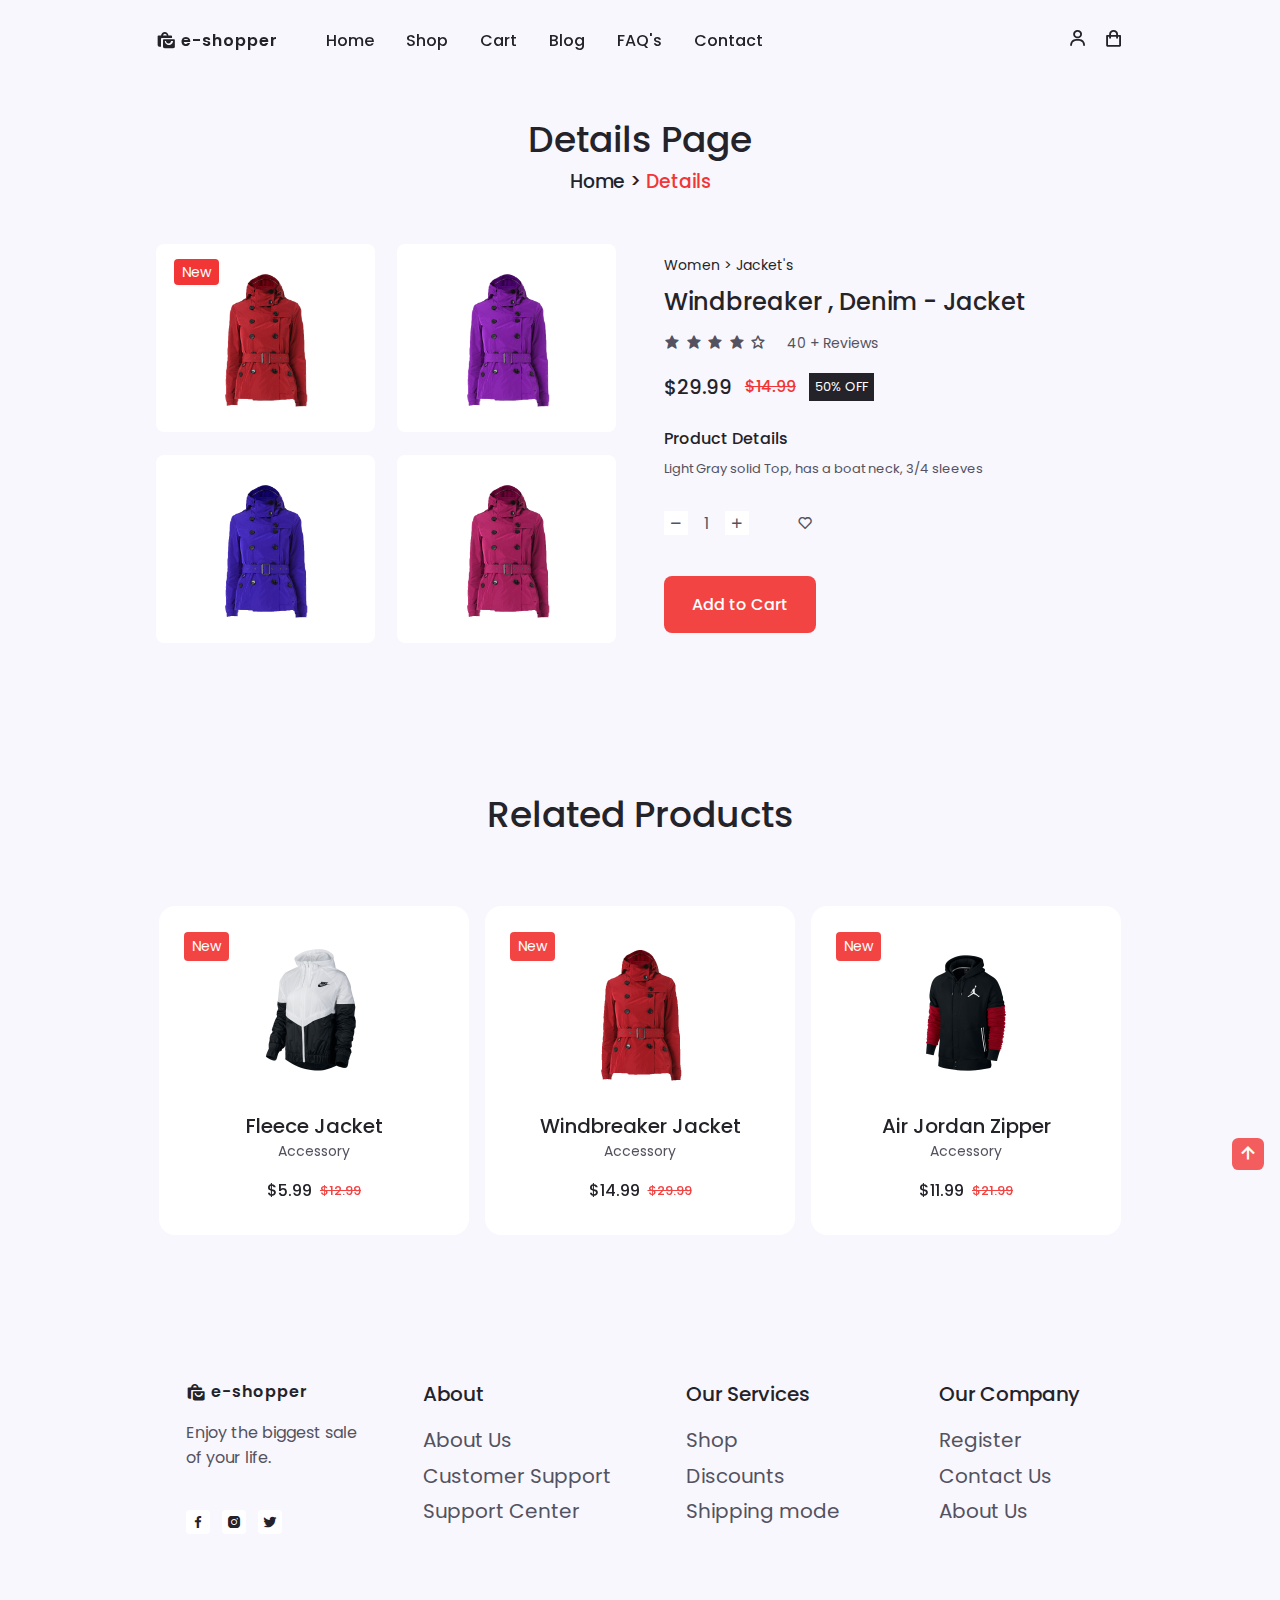
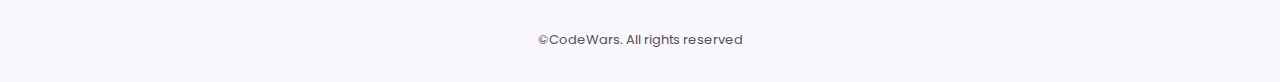
<file: details.html>
<!DOCTYPE html>
<html lang="en">

<head>
    <meta charset="UTF-8">
    <meta http-equiv="X-UA-Compatible" content="IE=edge">
    <meta name="viewport" content="width=device-width, initial-scale=1.0">
    <link rel="stylesheet" href="./style.css">
    <link rel="stylesheet" href="https://cdn.jsdelivr.net/npm/boxicons@latest/css/boxicons.min.css">
    <link rel="stylesheet" href="https://cdn.jsdelivr.net/npm/swiper@8/swiper-bundle.min.css" />
    <title>Responsive E-Commerce Website</title>
</head>

<body>
    <header class="header" id="header">
        <nav class="nav container">
            <a href="./index.html" class="nav_logo">
                <i class="bx bxs-shopping-bags nav_logo-icon"></i>E-Shopper
            </a>

            <div class="nav_menu" id="nav-menu">
                <ul class="nav_list">
                    <li class="nav_item">
                        <a href="./index.html" class="nav_link active_link">Home</a>
                    </li>
                    <li class="nav_item">
                        <a href="./shop.html" class="nav_link ">Shop</a>
                    </li>
                    <li class="nav_item">
                        <a href="./cart.html" class="nav_link ">Cart</a>
                    </li>
                    <li class="nav_item">
                        <a href="./blog.html" class="nav_link ">Blog</a>
                    </li>
                    <li class="nav_item">
                        <a href="./faq.html" class="nav_link ">FAQ's</a>
                    </li>
                    <li class="nav_item">
                        <a href="./contact.html" class="nav_link active_link">Contact</a>
                    </li>
                </ul>
                <div class="nav_close" id="nav-close">
                    <i class="bx bx-x"></i>
                </div>
            </div>

            <div class="nav_btns">
                <div class="login_toggle" id="login-button">
                    <i class="bx bx-user"></i>
                </div>
                <div class="nav_shop" id="cart-shop">
                    <i class="bx bx-shopping-bag"></i>
                </div>
                <div class="nav_toggle" id="nav-toggle">
                    <i class="bx bx-grid-alt"></i>
                </div>
            </div>
        </nav>
    </header>
    <div class="cart" id="cart">
        <i class="bx bx-x cart_close" id="cart-close"></i>
        <h2 class="cart_title-center">My Cart</h2>
        <div class="cart_container">
            <article class="cart_card">
                <div class="cart_box">
                    <img src="./img/cart-1.png" alt="" class="cart_img">
                </div>
                <div class="cart_details">
                    <h3 class="cart_title">Windbreaker</h3>
                    <span class="cart_price">$12</span>

                    <div class="cart_amount">
                        <div class="cart_amount-content">
                            <span class="cart_amount-box"><i class="bx bx-minus"></i></span>
                            <span class="cart_amount-number">1</span>
                            <span class="cart_amount-box"><i class="bx bx-plus"></i></span>
                        </div>

                        <i class="bx bx-trash-alt cart_amount-trash"></i>
                    </div>
                </div>
            </article>

            <article class="cart_card">
                <div class="cart_box">
                    <img src="./img/cart-2.png" alt="" class="cart_img">
                </div>
                <div class="cart_details">
                    <h3 class="cart_title">Cardigan Hoodie</h3>
                    <span class="cart_price">$16</span>

                    <div class="cart_amount">
                        <div class="cart_amount-content">
                            <span class="cart_amount-box"><i class="bx bx-minus"></i></span>
                            <span class="cart_amount-number">1</span>
                            <span class="cart_amount-box"><i class="bx bx-plus"></i></span>
                        </div>

                        <i class="bx bx-trash-alt cart_amount-trash"></i>
                    </div>
                </div>
            </article>

            <article class="cart_card">
                <div class="cart_box">
                    <img src="./img/cart-3.png" alt="" class="cart_img">
                </div>
                <div class="cart_details">
                    <h3 class="cart_title">Cartoon</h3>
                    <span class="cart_price">$10</span>

                    <div class="cart_amount">
                        <div class="cart_amount-content">
                            <span class="cart_amount-box"><i class="bx bx-minus"></i></span>
                            <span class="cart_amount-number">1</span>
                            <span class="cart_amount-box"><i class="bx bx-plus"></i></span>
                        </div>

                        <i class="bx bx-trash-alt cart_amount-trash"></i>
                    </div>
                </div>
            </article>
        </div>

        <div class="cart_prices">
            <span class="cart_prices-item">3 items</span>
            <span class="cart_prices-total">$38</span>
        </div>
    </div>
    <div class="login" id="login">
        <i class="bx bx-x login_close" id="login-close"></i>
        <h2 class="login_title-center">Login</h2>

        <form action="" class="login_form grid">
            <div class="login_content">
                <label for="" class="login_label">Email</label>
                <input type="email" name="" class="login_input">
            </div>

            <div class="login_content">
                <label for="" class="login_label">Password</label>
                <input type="password" name="" class="login_input">
            </div>

            <div>
                <a href="#" class="button">Sign in</a>
            </div>

            <div>
                <p class="signup">Not a member? <a href="./registration.html">Sign up now</a></p>
            </div>
        </form>
    </div>
    <main class="main">
        <section class="details section container">

            <h2 class="breadcrumb_title">Details Page</h2>
            <h3 class="breadcrumb_subtitle">Home > <span>Details</span></h3>

            <div class="details_container grid">
                <div class="product_images grid">
                    <div class="product_img">
                        <div class="details_img-tag">New</div>
                        <img src="./img/details-1.png" alt="">
                    </div>
                    <div class="product_img">
                        <img src="./img/details-2.png" alt="">
                    </div>
                    <div class="product_img">
                        <img src="./img/details-3.png" alt="">
                    </div>
                    <div class="product_img">
                        <img src="./img/details-4.png" alt="">
                    </div>
                </div>
                <div class="product_info">
                    <p class="details_subtitle">Women > Jacket's</p>
                    <h3 class="details_title">Windbreaker , Denim - Jacket</h3>

                    <div class="rating">
                        <div class="stars">
                            <i class="bx bxs-star"></i>
                            <i class="bx bxs-star"></i>
                            <i class="bx bxs-star"></i>
                            <i class="bx bxs-star"></i>
                            <i class="bx bx-star"></i>
                        </div>
                        <span class="reviews_count">40 + Reviews</span>
                    </div>

                    <div class="details_prices">
                        <span class="details_price">$29.99</span>
                        <span class="details_discount">$14.99</span>
                        <span class="discount_percentage">50% OFF</span>
                    </div>

                    <div class="details_description">
                        <h3 class="description_title">Product Details</h3>
                        <div class="description_details">
                            <p>Light Gray solid Top, has a boat neck, 3/4 sleeves</p>
                        </div>
                    </div>

                    <div class="cart_amount">
                        <div class="cart_amount-content">
                            <span class="cart_amount-box"><i class="bx bx-minus"></i></span>
                            <span class="cart_amount-number">1</span>
                            <span class="cart_amount-box"><i class="bx bx-plus"></i></span>
                        </div>

                        <i class="bx bx-heart cart_amount-heart"></i>
                    </div>

                    <a href="#" class="button">Add to Cart</a>
                </div>
            </div>
        </section>

        <section class="related_products section">
            <h2 class="section_title">Related Products</h2>
            <div class="new_container container">
                <div class="swiper new-swiper">
                    <div class="swiper-wrapper">
                        <!--NEW CONTENT 1-->
                        <div class="new_content swiper-slide">
                            <div class="new_tag">New</div>
                            <img src="./img/new-1.png" alt="" class="new_img">
                            <h3 class="new_title">Windbreaker Jacket</h3>
                            <span class="new_subtitle">Accessory</span>

                            <div class="new_prices">
                                <span class="new_price">$14.99</span>
                                <span class="new_discount">$29.99</span>
                            </div>

                            <a href="./details.html" class="button new_button">
                                <i class="bx bx-cart-alt new_icon"></i>
                            </a>
                        </div>

                        <!--NEW CONTENT 2-->
                        <div class="new_content  swiper-slide">
                            <div class="new_tag">New</div>
                            <img src="./img/new-2.png" alt="" class="new_img">
                            <h3 class="new_title">Air Jordan Zipper</h3>
                            <span class="new_subtitle">Accessory</span>

                            <div class="new_prices">
                                <span class="new_price">$11.99</span>
                                <span class="new_discount">$21.99</span>
                            </div>

                            <a href="./details.html" class="button new_button">
                                <i class="bx bx-cart-alt new_icon"></i>
                            </a>
                        </div>

                        <!--NEW CONTENT 3-->
                        <div class="new_content swiper-slide ">
                            <div class="new_tag">New</div>
                            <img src="./img/new-3.png" alt="" class="new_img">
                            <h3 class="new_title">Fur Jacket</h3>
                            <span class="new_subtitle">Accessory</span>

                            <div class="new_prices">
                                <span class="new_price">$4.99</span>
                                <span class="new_discount">$9.99</span>
                            </div>

                            <a href="./details.html" class="button new_button">
                                <i class="bx bx-cart-alt new_icon"></i>
                            </a>
                        </div>

                        <!--NEW CONTENT 4-->
                        <div class="new_content  swiper-slide">
                            <div class="new_tag">New</div>
                            <img src="./img/new-4.png" alt="" class="new_img">
                            <h3 class="new_title">Fleece Jacket</h3>
                            <span class="new_subtitle">Accessory</span>

                            <div class="new_prices">
                                <span class="new_price">$24.99</span>
                                <span class="new_discount">$29.99</span>
                            </div>

                            <a href="./details.html" class="button new_button">
                                <i class="bx bx-cart-alt new_icon"></i>
                            </a>
                        </div>

                        <!--NEW CONTENT 5-->
                        <div class="new_content  swiper-slide">
                            <div class="new_tag">New</div>
                            <img src="./img/new-5.png" alt="" class="new_img">
                            <h3 class="new_title">Nike Hoodie</h3>
                            <span class="new_subtitle">Accessory</span>

                            <div class="new_prices">
                                <span class="new_price">$7.99</span>
                                <span class="new_discount">$14.99</span>
                            </div>

                            <a href="./details.html" class="button new_button">
                                <i class="bx bx-cart-alt new_icon"></i>
                            </a>
                        </div>

                        <!--NEW CONTENT 6-->
                        <div class="new_content  swiper-slide">
                            <div class="new_tag">New</div>
                            <img src="./img/new-6.png" alt="" class="new_img">
                            <h3 class="new_title">Fleece Jacket</h3>
                            <span class="new_subtitle">Accessory</span>

                            <div class="new_prices">
                                <span class="new_price">$5.99</span>
                                <span class="new_discount">$12.99</span>
                            </div>

                            <a href="./details.html" class="button new_button">
                                <i class="bx bx-cart-alt new_icon"></i>
                            </a>
                        </div>

                    </div>
                </div>
            </div>
        </section>
    </main>
    <footer class="footer section">
        <div class="footer_container container grid">
            <!--FOOTER CONTENT 1-->
            <div class="footer_content">
                <a href="#" class="footer_logo">
                    <i class="bx bxs-shopping-bags footer_logo-icon"></i>e-shopper
                </a>

                <p class="footer_description">Enjoy the biggest sale <br>of your life.</p>

                <div class="footer_social">
                    <a href="#" class="footer_social-link"><i class="bx bxl-facebook"></i></a>
                    <a href="#" class="footer_social-link"><i class="bx bxl-instagram-alt"></i></a>
                    <a href="#" class="footer_social-link"><i class="bx bxl-twitter"></i></a>
                </div>
            </div>

            <!--FOOTER CONTENT 2-->
            <div class="footer_content">
                <h3 class="footer_title">About</h3>

                <ul class="footer_links">
                    <li><a href="./about.html" class="footer_link">About Us</a></li>
                    <li><a href="#" class="footer_link">Customer Support</a></li>
                    <li><a href="#" class="footer_link">Support Center</a></li>
                </ul>
            </div>

            <!--FOOTER CONTENT 3-->
            <div class="footer_content">
                <h3 class="footer_title">Our Services</h3>

                <ul class="footer_links">
                    <li><a href="#" class="footer_link">Shop</a></li>
                    <li><a href="#" class="footer_link">Discounts</a></li>
                    <li><a href="#" class="footer_link">Shipping mode</a></li>
                </ul>
            </div>

            <!--FOOTER CONTENT 4-->
            <div class="footer_content">
                <h3 class="footer_title">Our Company</h3>

                <ul class="footer_links">
                    <li><a href="#" class="footer_link">Register</a></li>
                    <li><a href="./contact.html" class="footer_link">Contact Us</a></li>
                    <li><a href="./about.html" class="footer_link">About Us</a></li>
                </ul>
            </div>
        </div>
        <span class="footer_copy">&#169;CodeWars. All rights reserved</span>
    </footer>

    <div class="lightbox">
        <div class="lightbox_content">
            <div class="lightbox_close">&times;</div>
            <img src="./img/details-2.png" alt="" class="lightbox_img">
            <div class="lightbox_caption">
                <div class="caption_text">e-shopper</div>
                <div class="caption_counter"></div>
            </div>
        </div>

        <div class="lightbox_controls">
            <div class="prev_item" onclick="prevItem()"><i class="bx bx-chevron-left"></i></div>
            <div class="next_item" onclick="nextItem()"><i class="bx bx-chevron-right"></i></div>
        </div>
    </div>


    <a href="#" class="scrollup" id="scroll-up">
        <i class="bx bx-up-arrow-alt scrollup_icon"></i>
    </a>


    <script>
        const productItem=document.querySelectorAll(".product_img"),
        totalProduct=productItem.length;
        console.log(totalProduct);

        lightbox=document.querySelector(".lightbox"),
        lightboxImg=document.querySelector(".lightbox_img"),
        lightboxClose=document.querySelector(".lightbox_close"),
        lightboxCounter=document.querySelector(".caption_counter");

        let itemIndex=0;

        for(let i=0; i<totalProduct; i++){
            console.log(productItem[i]);
            productItem[i].addEventListener("click",function(){
                itemIndex=i;
                changeItem();
                toggleLightbox();
            })
        }

        function nextItem(){
            if(itemIndex===totalProduct-1){
                itemIndex=0;
            }
            else{
                itemIndex++;
            }
            changeItem();
        }

        function prevItem(){
            if(itemIndex===0){
                itemIndex=totalProduct-1;
            }
            else{
                itemIndex--;
            }
            changeItem();
        }

        function toggleLightbox() {
            lightbox.classList.toggle("open");
        }

        function changeItem() {
            imgSrc=productItem[itemIndex].querySelector(".product_img img").getAttribute("src");
            lightboxImg.src=imgSrc;
            lightboxCounter.innerHTML=(itemIndex+1) + " of " + totalProduct;
        }

        lightbox.addEventListener("click", function(){
            if(event.target==lightboxClose || event.target==lightbox){
                toggleLightbox();
            }
        })
    </script>

    <script src="https://cdn.jsdelivr.net/npm/swiper@8/swiper-bundle.min.js"></script>
    <script src="./main.js"></script>
</body>

</html>
</file>
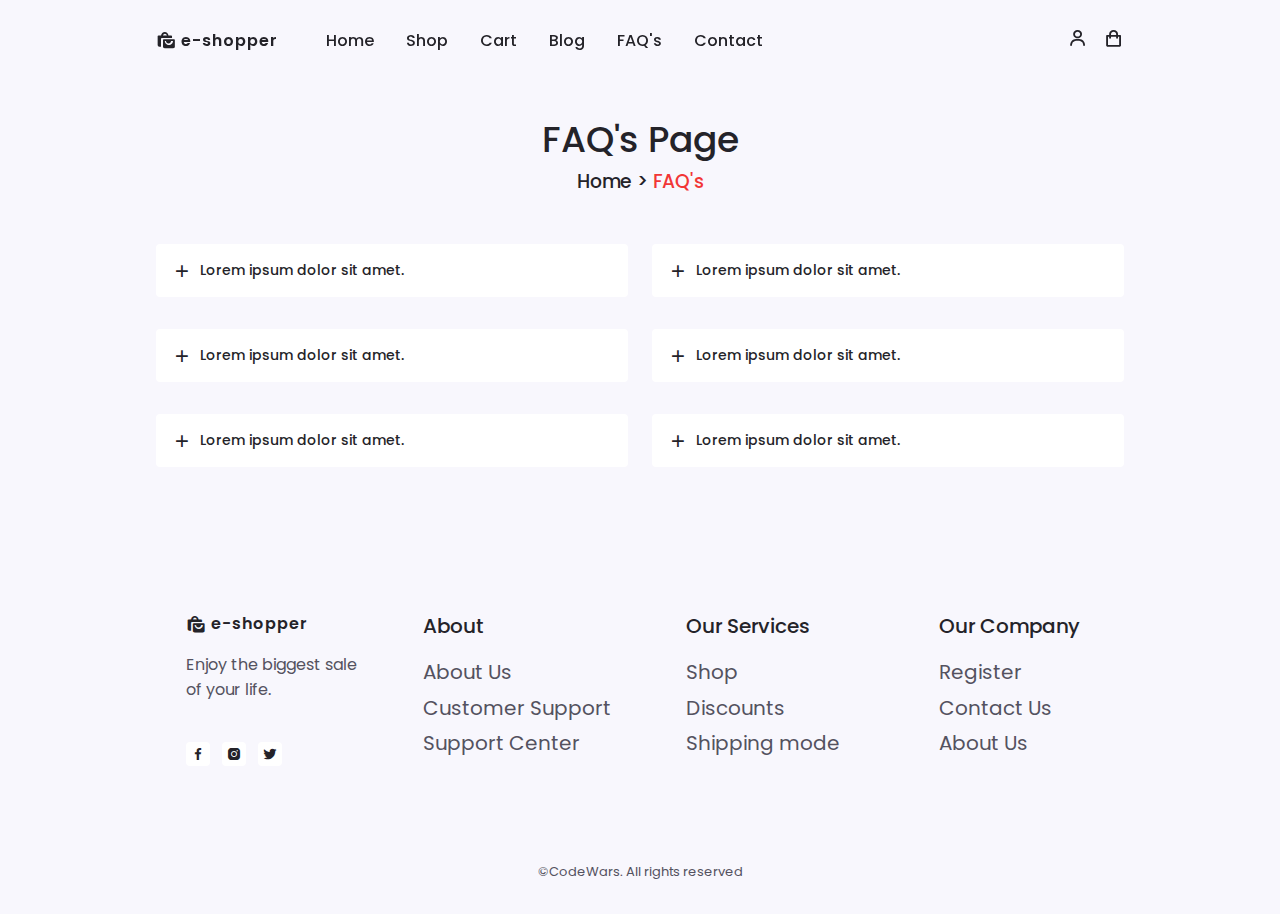
<file: faq.html>
<!DOCTYPE html>
<html lang="en">

<head>
    <meta charset="UTF-8">
    <meta http-equiv="X-UA-Compatible" content="IE=edge">
    <meta name="viewport" content="width=device-width, initial-scale=1.0">
    <link rel="stylesheet" href="./style.css">
    <link rel="stylesheet" href="https://cdn.jsdelivr.net/npm/boxicons@latest/css/boxicons.min.css">
    <link rel="stylesheet" href="https://cdn.jsdelivr.net/npm/swiper@8/swiper-bundle.min.css" />
    <title>Responsive E-Commerce Website</title>
</head>

<body>
    <header class="header" id="header">
        <nav class="nav container">
            <a href="./index.html" class="nav_logo">
                <i class="bx bxs-shopping-bags nav_logo-icon"></i>E-Shopper
            </a>

            <div class="nav_menu" id="nav-menu">
                <ul class="nav_list">
                    <li class="nav_item">
                        <a href="./index.html" class="nav_link ">Home</a>
                    </li>
                    <li class="nav_item">
                        <a href="./shop.html" class="nav_link ">Shop</a>
                    </li>
                    <li class="nav_item">
                        <a href="./cart.html" class="nav_link ">Cart</a>
                    </li>
                    <li class="nav_item">
                        <a href="./blog.html" class="nav_link ">Blog</a>
                    </li>
                    <li class="nav_item">
                        <a href="./faq.html" class="nav_link active_link">FAQ's</a>
                    </li>
                    <li class="nav_item">
                        <a href="./contact.html" class="nav_link ">Contact</a>
                    </li>
                </ul>
                <div class="nav_close" id="nav-close">
                    <i class="bx bx-x"></i>
                </div>
            </div>

            <div class="nav_btns">
                <div class="login_toggle" id="login-button">
                    <i class="bx bx-user"></i>
                </div>
                <div class="nav_shop" id="cart-shop">
                    <i class="bx bx-shopping-bag"></i>
                </div>
                <div class="nav_toggle" id="nav-toggle">
                    <i class="bx bx-grid-alt"></i>
                </div>
            </div>
        </nav>
    </header>
    <div class="cart" id="cart">
        <i class="bx bx-x cart_close" id="cart-close"></i>
        <h2 class="cart_title-center">My Cart</h2>
        <div class="cart_container">
            <article class="cart_card">
                <div class="cart_box">
                    <img src="./img/cart-1.png" alt="" class="cart_img">
                </div>
                <div class="cart_details">
                    <h3 class="cart_title">Windbreaker</h3>
                    <span class="cart_price">$12</span>

                    <div class="cart_amount">
                        <div class="cart_amount-content">
                            <span class="cart_amount-box"><i class="bx bx-minus"></i></span>
                            <span class="cart_amount-number">1</span>
                            <span class="cart_amount-box"><i class="bx bx-plus"></i></span>
                        </div>

                        <i class="bx bx-trash-alt cart_amount-trash"></i>
                    </div>
                </div>
            </article>

            <article class="cart_card">
                <div class="cart_box">
                    <img src="./img/cart-2.png" alt="" class="cart_img">
                </div>
                <div class="cart_details">
                    <h3 class="cart_title">Cardigan Hoodie</h3>
                    <span class="cart_price">$16</span>

                    <div class="cart_amount">
                        <div class="cart_amount-content">
                            <span class="cart_amount-box"><i class="bx bx-minus"></i></span>
                            <span class="cart_amount-number">1</span>
                            <span class="cart_amount-box"><i class="bx bx-plus"></i></span>
                        </div>

                        <i class="bx bx-trash-alt cart_amount-trash"></i>
                    </div>
                </div>
            </article>

            <article class="cart_card">
                <div class="cart_box">
                    <img src="./img/cart-3.png" alt="" class="cart_img">
                </div>
                <div class="cart_details">
                    <h3 class="cart_title">Cartoon</h3>
                    <span class="cart_price">$10</span>

                    <div class="cart_amount">
                        <div class="cart_amount-content">
                            <span class="cart_amount-box"><i class="bx bx-minus"></i></span>
                            <span class="cart_amount-number">1</span>
                            <span class="cart_amount-box"><i class="bx bx-plus"></i></span>
                        </div>

                        <i class="bx bx-trash-alt cart_amount-trash"></i>
                    </div>
                </div>
            </article>
        </div>

        <div class="cart_prices">
            <span class="cart_prices-item">3 items</span>
            <span class="cart_prices-total">$38</span>
        </div>
    </div>
    <div class="login" id="login">
        <i class="bx bx-x login_close" id="login-close"></i>
        <h2 class="login_title-center">Login</h2>

        <form action="" class="login_form grid">
            <div class="login_content">
                <label for="" class="login_label">Email</label>
                <input type="email" name="" class="login_input">
            </div>

            <div class="login_content">
                <label for="" class="login_label">Password</label>
                <input type="password" name="" class="login_input">
            </div>

            <div>
                <a href="#" class="button">Sign in</a>
            </div>

            <div>
                <p class="signup">Not a member? <a href="./registration.html">Sign up now</a></p>
            </div>
        </form>
    </div>
    <main class="main">
        <section class="questions section container">
            <h2 class="breadcrumb_title">FAQ's Page</h2>
            <h3 class="breadcrumb_subtitle">Home > <span>FAQ's</span></h3>

            <div class="questions_container grid">
                <div class="questions_group">
                    <div class="questions_item">
                        <header class="questions_header">
                            <i class="bx bx-plus questions_icon"></i>
                            <h3 class="questions_item-title">Lorem ipsum dolor sit amet.</h3>
                        </header>

                        <div class="questions_content">
                            <p class="questions_description">
                                Lorem ipsum dolor sit amet consectetur adipisicing elit. Ad velit distinctio eius
                                perferendis eligendi soluta porro consequatur inventore.
                            </p>
                        </div>
                    </div>

                    <div class="questions_item">
                        <header class="questions_header">
                            <i class="bx bx-plus questions_icon"></i>
                            <h3 class="questions_item-title">Lorem ipsum dolor sit amet.</h3>
                        </header>

                        <div class="questions_content">
                            <p class="questions_description">
                                Lorem ipsum dolor sit amet consectetur adipisicing elit. Ad velit distinctio eius
                                perferendis eligendi soluta porro consequatur inventore.
                            </p>
                        </div>
                    </div>

                    <div class="questions_item">
                        <header class="questions_header">
                            <i class="bx bx-plus questions_icon"></i>
                            <h3 class="questions_item-title">Lorem ipsum dolor sit amet.</h3>
                        </header>

                        <div class="questions_content">
                            <p class="questions_description">
                                Lorem ipsum dolor sit amet consectetur adipisicing elit. Ad velit distinctio eius
                                perferendis eligendi soluta porro consequatur inventore.
                            </p>
                        </div>
                    </div>
                </div>
                <div class="questions_group">
                    <div class="questions_item">
                        <header class="questions_header">
                            <i class="bx bx-plus questions_icon"></i>
                            <h3 class="questions_item-title">Lorem ipsum dolor sit amet.</h3>
                        </header>

                        <div class="questions_content">
                            <p class="questions_description">
                                Lorem ipsum dolor sit amet consectetur adipisicing elit. Ad velit distinctio eius
                                perferendis eligendi soluta porro consequatur inventore.
                            </p>
                        </div>
                    </div>

                    <div class="questions_item">
                        <header class="questions_header">
                            <i class="bx bx-plus questions_icon"></i>
                            <h3 class="questions_item-title">Lorem ipsum dolor sit amet.</h3>
                        </header>

                        <div class="questions_content">
                            <p class="questions_description">
                                Lorem ipsum dolor sit amet consectetur adipisicing elit. Ad velit distinctio eius
                                perferendis eligendi soluta porro consequatur inventore.
                            </p>
                        </div>
                    </div>

                    <div class="questions_item">
                        <header class="questions_header">
                            <i class="bx bx-plus questions_icon"></i>
                            <h3 class="questions_item-title">Lorem ipsum dolor sit amet.</h3>
                        </header>

                        <div class="questions_content">
                            <p class="questions_description">
                                Lorem ipsum dolor sit amet consectetur adipisicing elit. Ad velit distinctio eius
                                perferendis eligendi soluta porro consequatur inventore.
                            </p>
                        </div>
                    </div>
                </div>
            </div>
        </section>
    </main>
    <footer class="footer section">
        <div class="footer_container container grid">
            <!--FOOTER CONTENT 1-->
            <div class="footer_content">
                <a href="#" class="footer_logo">
                    <i class="bx bxs-shopping-bags footer_logo-icon"></i>e-shopper
                </a>

                <p class="footer_description">Enjoy the biggest sale <br>of your life.</p>

                <div class="footer_social">
                    <a href="#" class="footer_social-link"><i class="bx bxl-facebook"></i></a>
                    <a href="#" class="footer_social-link"><i class="bx bxl-instagram-alt"></i></a>
                    <a href="#" class="footer_social-link"><i class="bx bxl-twitter"></i></a>
                </div>
            </div>

            <!--FOOTER CONTENT 2-->
            <div class="footer_content">
                <h3 class="footer_title">About</h3>

                <ul class="footer_links">
                    <li><a href="./about.html" class="footer_link">About Us</a></li>
                    <li><a href="#" class="footer_link">Customer Support</a></li>
                    <li><a href="#" class="footer_link">Support Center</a></li>
                </ul>
            </div>

            <!--FOOTER CONTENT 3-->
            <div class="footer_content">
                <h3 class="footer_title">Our Services</h3>

                <ul class="footer_links">
                    <li><a href="#" class="footer_link">Shop</a></li>
                    <li><a href="#" class="footer_link">Discounts</a></li>
                    <li><a href="#" class="footer_link">Shipping mode</a></li>
                </ul>
            </div>

            <!--FOOTER CONTENT 4-->
            <div class="footer_content">
                <h3 class="footer_title">Our Company</h3>

                <ul class="footer_links">
                    <li><a href="#" class="footer_link">Register</a></li>
                    <li><a href="./contact.html" class="footer_link">Contact Us</a></li>
                    <li><a href="./about.html" class="footer_link">About Us</a></li>
                </ul>
            </div>
        </div>
        <span class="footer_copy">&#169;CodeWars. All rights reserved</span>
    </footer>


    <a href="#" class="scrollup" id="scroll-up">
        <i class="bx bx-up-arrow-alt scrollup_icon"></i>
    </a>

    <script src="https://cdn.jsdelivr.net/npm/swiper@8/swiper-bundle.min.js"></script>
    <script src="./main.js"></script>
</body>

</html>
</file>
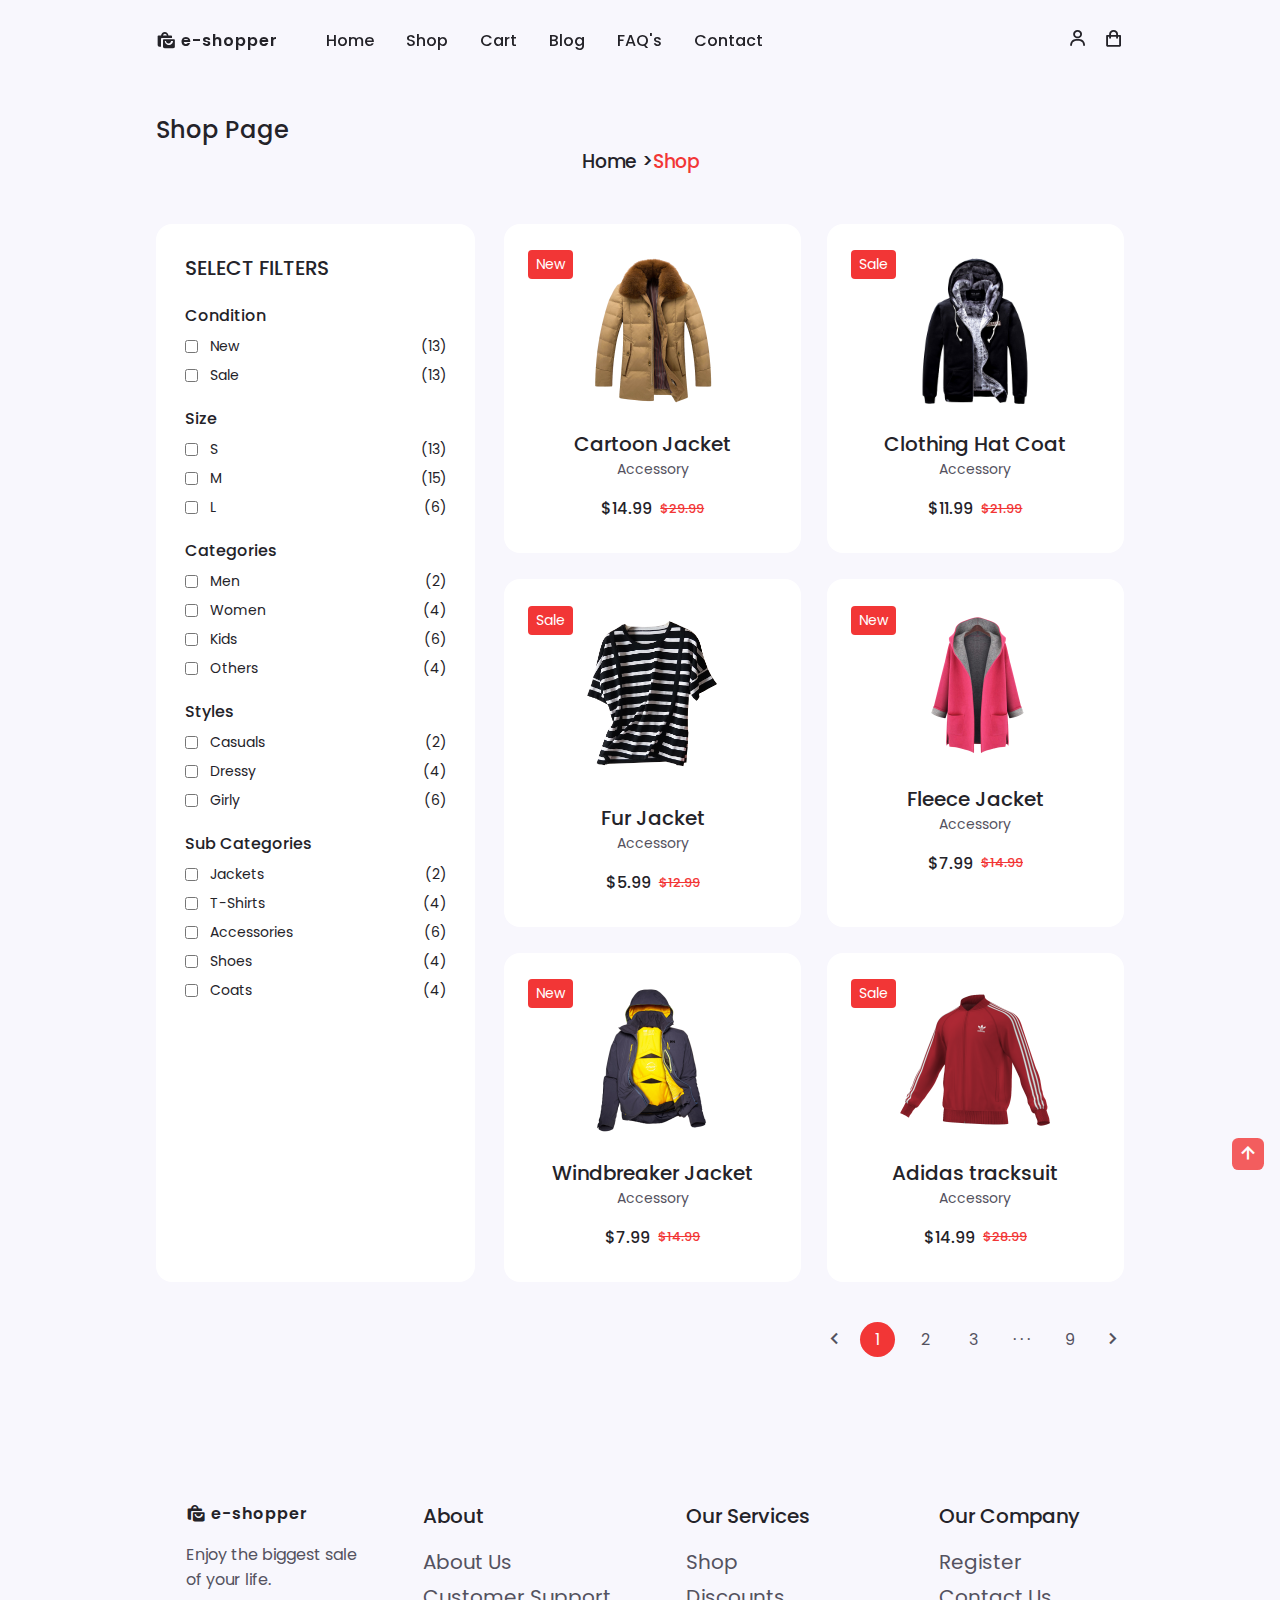
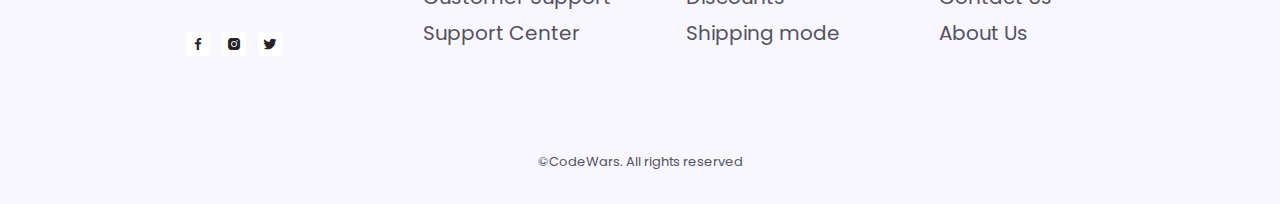
<file: shop.html>
<!DOCTYPE html>
<html lang="en">

<head>
    <meta charset="UTF-8">
    <meta http-equiv="X-UA-Compatible" content="IE=edge">
    <meta name="viewport" content="width=device-width, initial-scale=1.0">
    <title>Responsive E-Commerce Website</title>
    <link rel="stylesheet" href="./style.css">
    <link rel="stylesheet" href="https://cdn.jsdelivr.net/npm/boxicons@latest/css/boxicons.min.css">
    <link rel="stylesheet" href="https://cdn.jsdelivr.net/npm/swiper@8/swiper-bundle.min.css" />
</head>

<body>
    <header class="header" id="header">
        <nav class="nav container">
            <a href="./index.html" class="nav_logo">
                <i class="bx bxs-shopping-bags nav_logo-icon"></i>E-Shopper
            </a>

            <div class="nav_menu" id="nav-menu">
                <ul class="nav_list">
                    <li class="nav_item">
                        <a href="./index.html" class="nav_link ">Home</a>
                    </li>
                    <li class="nav_item">
                        <a href="./shop.html" class="nav_link active_link">Shop</a>
                    </li>
                    <li class="nav_item">
                        <a href="./cart.html" class="nav_link ">Cart</a>
                    </li>
                    <li class="nav_item">
                        <a href="./blog.html" class="nav_link ">Blog</a>
                    </li>
                    <li class="nav_item">
                        <a href="./faq.html" class="nav_link ">FAQ's</a>
                    </li>
                    <li class="nav_item">
                        <a href="./contact.html" class="nav_link ">Contact</a>
                    </li>
                </ul>
                <div class="nav_close" id="nav-close">
                    <i class="bx bx-x"></i>
                </div>
            </div>

            <div class="nav_btns">
                <div class="login_toggle" id="login-button">
                    <i class="bx bx-user"></i>
                </div>
                <div class="nav_shop" id="cart-shop">
                    <i class="bx bx-shopping-bag"></i>
                </div>
                <div class="nav_toggle" id="nav-toggle">
                    <i class="bx bx-grid-alt"></i>
                </div>
            </div>
        </nav>
    </header>
    <div class="cart" id="cart">
        <i class="bx bx-x cart_close" id="cart-close"></i>
        <h2 class="cart_title-center">My Cart</h2>
        <div class="cart_container">
            <article class="cart_card">
                <div class="cart_box">
                    <img src="./img/cart-1.png" alt="" class="cart_img">
                </div>
                <div class="cart_details">
                    <h3 class="cart_title">Windbreaker</h3>
                    <span class="cart_price">$12</span>

                    <div class="cart_amount">
                        <div class="cart_amount-content">
                            <span class="cart_amount-box"><i class="bx bx-minus"></i></span>
                            <span class="cart_amount-number">1</span>
                            <span class="cart_amount-box"><i class="bx bx-plus"></i></span>
                        </div>

                        <i class="bx bx-trash-alt cart_amount-trash"></i>
                    </div>
                </div>
            </article>

            <article class="cart_card">
                <div class="cart_box">
                    <img src="./img/cart-2.png" alt="" class="cart_img">
                </div>
                <div class="cart_details">
                    <h3 class="cart_title">Cardigan Hoodie</h3>
                    <span class="cart_price">$16</span>

                    <div class="cart_amount">
                        <div class="cart_amount-content">
                            <span class="cart_amount-box"><i class="bx bx-minus"></i></span>
                            <span class="cart_amount-number">1</span>
                            <span class="cart_amount-box"><i class="bx bx-plus"></i></span>
                        </div>

                        <i class="bx bx-trash-alt cart_amount-trash"></i>
                    </div>
                </div>
            </article>

            <article class="cart_card">
                <div class="cart_box">
                    <img src="./img/cart-3.png" alt="" class="cart_img">
                </div>
                <div class="cart_details">
                    <h3 class="cart_title">Cartoon</h3>
                    <span class="cart_price">$10</span>

                    <div class="cart_amount">
                        <div class="cart_amount-content">
                            <span class="cart_amount-box"><i class="bx bx-minus"></i></span>
                            <span class="cart_amount-number">1</span>
                            <span class="cart_amount-box"><i class="bx bx-plus"></i></span>
                        </div>

                        <i class="bx bx-trash-alt cart_amount-trash"></i>
                    </div>
                </div>
            </article>
        </div>

        <div class="cart_prices">
            <span class="cart_prices-item">3 items</span>
            <span class="cart_prices-total">$38</span>
        </div>
    </div>
    <div class="login" id="login">
        <i class="bx bx-x login_close" id="login-close"></i>
        <h2 class="login_title-center">Login</h2>

        <form action="" class="login_form grid">
            <div class="login_content">
                <label for="" class="login_label">Email</label>
                <input type="email" name="" class="login_input">
            </div>

            <div class="login_content">
                <label for="" class="login_label">Password</label>
                <input type="password" name="" class="login_input">
            </div>

            <div>
                <a href="#" class="button">Sign in</a>
            </div>

            <div>
                <p class="signup">Not a member? <a href="./registration.html">Sign up now</a></p>
            </div>
        </form>
    </div>

    <main class="main">
        <section class="shop section container">
            <h2 class="breadcrump_title">Shop Page</h2>
            <h3 class="breadcrumb_subtitle">Home ><span>Shop</span></h3>

            <div class="shop_container grid">
                <div class="sidebar">
                    <h3 class="filter_title">Select Filters</h3>
                    <div class="filter_content">
                        <h3 class="filter_subtitle">Condition</h3>

                        <div class="filter">
                            <input type="checkbox" name="" id="">
                            <p>New</p> <span>(13)</span>
                        </div>
                        <div class="filter">
                            <input type="checkbox" name="" id="">
                            <p>Sale</p> <span>(13)</span>
                        </div>
                    </div>

                    <div class="filter_content">
                        <h3 class="filter_subtitle">Size</h3>

                        <div class="filter">
                            <input type="checkbox" name="" id="">
                            <p>S</p> <span>(13)</span>
                        </div>
                        <div class="filter">
                            <input type="checkbox" name="" id="">
                            <p>M</p> <span>(15)</span>
                        </div>
                        <div class="filter">
                            <input type="checkbox" name="" id="">
                            <p>L</p> <span>(6)</span>
                        </div>
                    </div>

                    <div class="filter_content">
                        <h3 class="filter_subtitle">Categories</h3>

                        <div class="filter">
                            <input type="checkbox" name="" id="">
                            <p>Men</p> <span>(2)</span>
                        </div>
                        <div class="filter">
                            <input type="checkbox" name="" id="">
                            <p>Women</p> <span>(4)</span>
                        </div>
                        <div class="filter">
                            <input type="checkbox" name="" id="">
                            <p>Kids</p> <span>(6)</span>
                        </div>
                        <div class="filter">
                            <input type="checkbox" name="" id="">
                            <p>Others</p> <span>(4)</span>
                        </div>
                    </div>

                    <div class="filter_content">
                        <h3 class="filter_subtitle">Styles</h3>

                        <div class="filter">
                            <input type="checkbox" name="" id="">
                            <p>Casuals</p> <span>(2)</span>
                        </div>
                        <div class="filter">
                            <input type="checkbox" name="" id="">
                            <p>Dressy</p> <span>(4)</span>
                        </div>
                        <div class="filter">
                            <input type="checkbox" name="" id="">
                            <p>Girly</p> <span>(6)</span>
                        </div>
                    </div>

                    <div class="filter_content">
                        <h3 class="filter_subtitle">Sub Categories</h3>

                        <div class="filter">
                            <input type="checkbox" name="" id="">
                            <p>Jackets</p> <span>(2)</span>
                        </div>
                        <div class="filter">
                            <input type="checkbox" name="" id="">
                            <p>T-Shirts</p> <span>(4)</span>
                        </div>
                        <div class="filter">
                            <input type="checkbox" name="" id="">
                            <p>Accessories</p> <span>(6)</span>
                        </div>
                        <div class="filter">
                            <input type="checkbox" name="" id="">
                            <p>Shoes</p> <span>(4)</span>
                        </div>
                        <div class="filter">
                            <input type="checkbox" name="" id="">
                            <p>Coats</p> <span>(4)</span>
                        </div>
                    </div>
                </div>

                <div class="shop_items grid">
                    <div class="shop_content">
                        <div class="shop_tag">New</div>
                        <img src="./img/product-1.png" alt="" class="shop_img">
                        <h3 class="shop_title">Cartoon Jacket</h3>
                        <span class="shop_subtitle">Accessory</span>

                        <div class="shop_prices">
                            <span class="shop_price">$14.99</span>
                            <span class="shop_discounts">$29.99</span>
                        </div>

                        <a href="./details.html" class="button shop_button">
                            <i class="bx bx-cart-alt shop_icon"></i>
                        </a>
                    </div>

                    <div class="shop_content">
                        <div class="shop_tag">Sale</div>
                        <img src="./img/product-2.png" alt="" class="shop_img">
                        <h3 class="shop_title">Clothing Hat Coat</h3>
                        <span class="shop_subtitle">Accessory</span>

                        <div class="shop_prices">
                            <span class="shop_price">$11.99</span>
                            <span class="shop_discounts">$21.99</span>
                        </div>

                        <a href="./details.html" class="button shop_button">
                            <i class="bx bx-cart-alt shop_icon"></i>
                        </a>
                    </div>

                    <div class="shop_content">
                        <div class="shop_tag">Sale</div>
                        <img src="./img/product-3.png" alt="" class="shop_img">
                        <h3 class="shop_title">Fur Jacket</h3>
                        <span class="shop_subtitle">Accessory</span>

                        <div class="shop_prices">
                            <span class="shop_price">$5.99</span>
                            <span class="shop_discounts">$12.99</span>
                        </div>

                        <a href="./details.html" class="button shop_button">
                            <i class="bx bx-cart-alt shop_icon"></i>
                        </a>
                    </div>

                    <div class="shop_content">
                        <div class="shop_tag">New</div>
                        <img src="./img/product-4.png" alt="" class="shop_img">
                        <h3 class="shop_title">Fleece Jacket</h3>
                        <span class="shop_subtitle">Accessory</span>

                        <div class="shop_prices">
                            <span class="shop_price">$7.99</span>
                            <span class="shop_discounts">$14.99</span>
                        </div>

                        <a href="./details.html" class="button shop_button">
                            <i class="bx bx-cart-alt shop_icon"></i>
                        </a>
                    </div>

                    <div class="shop_content">
                        <div class="shop_tag">New</div>
                        <img src="./img/product-5.png" alt="" class="shop_img">
                        <h3 class="shop_title">Windbreaker Jacket</h3>
                        <span class="shop_subtitle">Accessory</span>

                        <div class="shop_prices">
                            <span class="shop_price">$7.99</span>
                            <span class="shop_discounts">$14.99</span>
                        </div>

                        <a href="./details.html" class="button shop_button">
                            <i class="bx bx-cart-alt shop_icon"></i>
                        </a>
                    </div>

                    <div class="shop_content">
                        <div class="shop_tag">Sale</div>
                        <img src="./img/product-6.png" alt="" class="shop_img">
                        <h3 class="shop_title">Adidas tracksuit</h3>
                        <span class="shop_subtitle">Accessory</span>

                        <div class="shop_prices">
                            <span class="shop_price">$14.99</span>
                            <span class="shop_discounts">$28.99</span>
                        </div>

                        <a href="./details.html" class="button shop_button">
                            <i class="bx bx-cart-alt shop_icon"></i>
                        </a>
                    </div>
                </div>
            </div>

            <div class="pagination">
                <i class="bx bx-chevron-left pagination_icon"></i>

                <span class="current">1</span>
                <span>2</span>
                <span>3</span>
                <span>&middot; &middot; &middot;</span>
                <span>9</span>

                <i class="bx bx-chevron-right pagination_icon"></i>
            </div>
        </section>
    </main>

    <footer class="footer section">
        <div class="footer_container container grid">
            <!--FOOTER CONTENT 1-->
            <div class="footer_content">
                <a href="#" class="footer_logo">
                    <i class="bx bxs-shopping-bags footer_logo-icon"></i>e-shopper
                </a>

                <p class="footer_description">Enjoy the biggest sale <br>of your life.</p>

                <div class="footer_social">
                    <a href="#" class="footer_social-link"><i class="bx bxl-facebook"></i></a>
                    <a href="#" class="footer_social-link"><i class="bx bxl-instagram-alt"></i></a>
                    <a href="#" class="footer_social-link"><i class="bx bxl-twitter"></i></a>
                </div>
            </div>

            <!--FOOTER CONTENT 2-->
            <div class="footer_content">
                <h3 class="footer_title">About</h3>

                <ul class="footer_links">
                    <li><a href="#" class="footer_link">About Us</a></li>
                    <li><a href="#" class="footer_link">Customer Support</a></li>
                    <li><a href="#" class="footer_link">Support Center</a></li>
                </ul>
            </div>

            <!--FOOTER CONTENT 3-->
            <div class="footer_content">
                <h3 class="footer_title">Our Services</h3>

                <ul class="footer_links">
                    <li><a href="#" class="footer_link">Shop</a></li>
                    <li><a href="#" class="footer_link">Discounts</a></li>
                    <li><a href="#" class="footer_link">Shipping mode</a></li>
                </ul>
            </div>

            <!--FOOTER CONTENT 4-->
            <div class="footer_content">
                <h3 class="footer_title">Our Company</h3>

                <ul class="footer_links">
                    <li><a href="#" class="footer_link">Register</a></li>
                    <li><a href="#" class="footer_link">Contact Us</a></li>
                    <li><a href="#" class="footer_link">About Us</a></li>
                </ul>
            </div>
        </div>
        <span class="footer_copy">&#169;CodeWars. All rights reserved</span>
    </footer>

    <a href="#" class="scrollup" id="scroll-up">
        <i class="bx bx-up-arrow-alt scrollup_icon"></i>
    </a>

    <script src="https://cdn.jsdelivr.net/npm/swiper@8/swiper-bundle.min.js"></script>
    <script src="./main.js"></script>
</body>

</html>
</file>
<file: style.css>
@import url('https://fonts.googleapis.com/css2?family=Poppins:wght@400;500;600;900&display=swap');

* {
    box-sizing: border-box;
    margin: 0;
    padding: 0;
}

html {
    scroll-behavior: smooth;
}

body,
button,
input {
    font-family: 'Poppins', sans-serif;
    font-family: 1rem;
}

body {
    background-color: hsl(250, 60%, 98%);
    color: hsl(250, 8%, 35%);
}

h1,
h2,
h3,
h4 {
    color: hsl(250, 8%, 15%);
    font-weight: 500;
}

ul {
    list-style: none;
}

a {
    text-decoration: none;
}

img {
    max-width: 100%;
    height: auto;
}

button {
    cursor: pointer;
}

button,
input {
    border: none;
    outline: none;
}

.section {
    padding: 7rem 0 2rem;
}

.section_title,
.breadcrumb_title {
    font-size: 2.25rem;
}

.section_title,
.breadcrumb_subtitle {
    margin-bottom: 3rem;
}

.section_title,
.breadcrumb_title,
.breadcrumb_subtitle {
    text-align: center;
}

.breadcrumb_subtitle span{
    color: hsl(0, 88%, 58%);
}

.container {
    max-width: 968px;
    margin-left: auto;
    margin-right: auto;
}

.grid {
    display: grid;
}

.header {
    width: 100%;
    background: transparent;
    position: fixed;
    top: 0;
    left: 0;
    z-index: 100;
}

.nav {
    height: calc(3.5rem + 1.5rem);
    display: flex;
    justify-content: space-between;
    align-items: center;
    column-gap: 3rem;
}

.nav_close,
.login_toggle,
.nav_logo,
.nav_toggle,
.nav_shop {
    color: hsl(250, 8%, 15%);
}

.nav_logo {
    text-transform: lowercase;
    font-weight: 600;
    letter-spacing: 1px;
    display: inline-flex;
    align-items: center;
    column-gap: .25rem;
}

.nav_logo-icon {
    font-size: 1.25rem;
}

.nav_btns {
    display: flex;
    align-items: center;
    column-gap: 1rem;
    margin-left: auto;
}

.nav_toggle,
.login_toggle,
.nav_shop {
    font-size: 1.25rem;
    cursor: pointer;
}

.nav_list {
    display: flex;
    align-items: center;
    column-gap: 2rem;
}

.nav_link {
    color: hsl(250, 8%, 15%);
    font-weight: 500;
    font-size: 1rem;
    transition: .3s;
}

.nav_link:hover {
    color: hsl(0, 88%, 61%);
}
.nav_close{
    font-size: 2rem;
    position: absolute;
    top: .9rem;
    right: 1.25rem;
    cursor: pointer;
}

.nav_close,
.nav_toggle {
    display: none;
}

.active-link {
    position: relative;
}

.active-link::before {
    content: '';
    position: absolute;
    bottom: -.75rem;
    left: 45%;
    width: 5px;
    height: 5px;
    background: hsl(250, 8%, 15%);
    border-radius: 50%;
}

.cart {
    position: fixed;
    background-color: hsl(250, 60%, 98%);
    z-index: 100;
    width: 420px;
    box-shadow: -2px 0 4px hsla(0, 0%, 15%, .1);
    height: 100%;
    top: 0;
    right: -100%;
    padding: 3.5rem 2rem;
    transition: .4s;
}

.cart_title-center {
    font-size: 1.5rem;
    text-align: center;
    margin-bottom: 3rem;
}

.cart_close {
    font-size: 2rem;
    color: hsl(250, 8%, 15%);
    position: absolute;
    top: 1.25rem;
    right: .9rem;
    cursor: pointer;
}

.cart_container {
    display: grid;
    row-gap: 1.5rem;
}

.cart_card {
    display: flex;
    align-items: center;
    column-gap: 1rem;
}

.cart_box {
    background-color: #fff;
    padding: .75rem 1.25rem;
    display: flex;
    align-items: center;
}

.cart_img {
    width: 85px;
}

.cart_title {
    font-size: 1rem;
    margin-bottom: .5rem;
}

.cart_price {
    display: block;
    font-size: .875rem;
    color: hsl(0, 88%, 61%);
    margin-bottom: 1.5rem;
}

.cart_amount,
.cart_amount-content {
    display: flex;
    align-items: center;
}

.cart_amount {
    column-gap: 3rem;
}

.cart_amount-content {
    column-gap: 1rem;
}

.cart_amount-box {
    display: inline-flex;
    padding: .25rem;
    background: #fff;
    cursor: pointer;
}

.cart_amount-trash {
    font-size: 1.15rem;
    color: hsl(250, 8%, 15%);
    cursor: pointer;
}

.cart_prices {
    margin-top: 6rem;
    display: flex;
    align-items: center;
    justify-content: space-between;
}

.cart_prices-item,
.cart_prices-total {
    color: hsl(250, 8%, 15%);
}

.cart_prices-item {
    font-size: 0.875em;
    ;
}

.cart_prices-total {
    font-size: 1.25rem;
    font-weight: 500;
}

.show-cart {
    right: 0;
}

.login {
    position: fixed;
    background-color: hsl(250, 60%, 98%);
    z-index: 100;
    width: 420px;
    box-shadow: -2px 0 4px hsla(0, 0%, 15%, .1);
    height: 100%;
    top: 0;
    right: -100%;
    padding: 3.5rem 2rem;
    transition: .4s;
}

.login_title-center {
    font-size: 1.5rem;
    text-align: center;
    margin-bottom: 3rem;
}

.login_close {
    font-size: 2rem;
    color: hsl(250, 8%, 15%);
    position: absolute;
    top: 1.25rem;
    right: .9rem;
    cursor: pointer;
}

.login_form {
    row-gap: 1.5rem;
}

.login_content {
    background: #fff;
    border-radius: .5rem;
    padding: .75rem 1rem .25rem;
}

.login_label {
    font-size: .875rem;
    color: hsl(250, 8%, 15%);
}

.login_input {
    width: 100%;
    background: #fff;
    color: hsl(250, 8%, 35%);
    font-size: 1rem;
    padding: .25rem .5rem .5rem 0;
}
.signup {
    color: hsl(250, 8%, 15%);
    font-size: .875rem;
    font-weight: 500;
}

.signup a {
    color: hsl(0, 88%, 61%);
}

.button {
    display: inline-block;
    background: hsl(0, 88%, 61%);
    color: #fff;
    padding: 1rem 1.75rem;
    border-radius: .5rem;
    font-weight: 500;
    transition: .3s;
}

.button:hover {
    background-color: hsl(0, 88%, 58%);
}

.button_icon {
    font-size: 1.25rem;
}

.button--link {
    color: hsl(250, 8%, 15%);
}

.button--flex {
    display: inline-flex;
    align-items: center;
    column-gap: .5rem;
}

.show-login {
    right: 0;
}

.home_content {
    padding: 9rem 0 2rem;
    grid-template-columns: repeat(2, 1fr);
    column-gap: 3rem;
}

.home_group {
    display: grid;
    position: relative;
    padding-top: 2rem;
}

.home_img {
    height: 420px;
    transform: translateY(-3rem);
    justify-self: center;
}

.home_indicator {
    width: 8px;
    height: 8px;
    background: hsl(250, 8%, 15%);
    border-radius: 50%;
    position: absolute;
    bottom: 15%;
    left: 45%;
}

.home_indicator::after {
    content: '';
    position: absolute;
    width: 1px;
    height: 75px;
    background: hsl(250, 8%, 15%);
    top: 0;
    right: 45%;
}

.home_details-img {
    position: absolute;
    bottom: 0;
    right: 58%;
}

.home_details-title,
.home_details-subtitle {
    display: block;
    font-size: .875rem;
    text-align: right;
}

.home_subtitle {
    font-size: 1.25rem;
    text-transform: uppercase;
    margin-bottom: 1rem;
}

.home_title {
    font-size: 4rem;
    font-weight: 600;
    line-height: 109%;
    margin-bottom: 1.5rem;
}

.home_description {
    margin-bottom: 2.5rem;
    padding-right: 2rem;
}

.home_buttons {
    display: flex;
    justify-content: space-between;
}

.swiper-pagination {
    position: initial;
    margin-top: 2.5rem;
}

.swiper-pagination-bullet {
    width: 5px !important;
    height: 5px !important;
    background: hsl(250, 8%, 15%) !important;
    opacity: 1 !important;
}

.swiper-pagination-horizontal .swiper-pagination-bullets .swiper-pagination-bullet {
    margin: 0 .5rem !important;
}

.swiper-pagination-bullet-active {
    width: 1.5rem !important;
    height: 5px !important;
    border-radius: .5rem !important;
}

.scroll-header {
    background-color: hsl(250, 60%, 98%);
    box-shadow: 0 1px 4px hsla(0, 0%, 15%, .1);
}

.discount_container {
    grid-template-columns: repeat(2, max-columns);
    justify-content: center;
    align-items: center;
    column-gap: 7rem;
    background-color: #fff;
    padding: 3rem 0;
    border-radius: 3rem;
}

.discount_img {
    width: 200px;
}

.discount_data {
    padding-left: 6rem;
    text-align: center;
}

.discount_title {
    font-size: 1.5rem;
    margin-bottom: 2rem;
}

.new_container {
    padding-top: 1rem;
}

.new_img {
    width: 150px;
    margin-bottom: 1rem;
    transition: .3s;
}

.new_content {
    position: relative;
    background-color: #fff;
    width: 310px !important;
    padding: 2rem 0;
    border-radius: 1rem;
    text-align: center;
    overflow: hidden;
    min-width: 310px;
}

.new_tag {
    position: absolute;
    top: 8%;
    left: 8%;
    background-color: hsl(0, 88%, 61%);
    color: #fff;
    font-size: .875rem;
    padding: .25rem .5rem;
    border-radius: .25rem;
}

.new_title {
    font-size: 1.25rem;
    font-weight: 500;
}

.new_subtitle {
    display: block;
    font-size: .875rem;
    margin-bottom: 1rem;
}

.new_prices {
    display: inline-flex;
    align-items: center;
    column-gap: .5rem;
}

.new_price {
    font-weight: 500;
    color: hsl(250, 8%, 15%);
}

.new_discount {
    color: hsl(0, 88%, 61%);
    font-size: .813rem;
    text-decoration: line-through;
    font-weight: 500;
}

.new_button {
    display: inline-flex;
    padding: .5rem;
    border-radius: .25rem .25rem .75rem .25rem;
    position: absolute;
    bottom: 0;
    right: -3rem;
}

.new_icon {
    font-size: 1.25rem;
}

.new_content:hover .new_img {
    transform: translateY(-.5rem);
}

.new_content:hover .new_button {
    right: 0;
}

/* .flex {
    display: flex;
    overflow-x: scroll;
    scroll-behavior: smooth;
}

.flex::-webkit-scrollbar {
    display: none;
} */

.steps_bg {
    background-color: #fff;
    padding: 3.5rem 2.5rem;
    border-radius: 1rem;
}

.steps_container {
    grid-template-columns: repeat(3, 1fr);
    column-gap: 2rem;
    padding-top: 1rem;
}

.steps_card {
    background-color: hsl(250, 60%, 98%);
    padding: 2.5rem 3rem 2rem 1.5rem;
    border-radius: 1rem;
}

.steps_card-number{
    display: inline-block;
    background-color: hsl(0, 88%, 61%);
    color: #fff;
    padding: .5rem .75rem;
    border-radius: .25rem;
    font-size: 1.5rem;
    margin-bottom: 1.5rem;
    transition: .3s;
}

.steps_card-title{
    font-size:1rem;
    margin-bottom:.5rem;
}
.steps_card-description{
   font-size:.875rem;
}
.steps_card:hover .steps_card-number{
    transform: translateY(-.25rem);
}

.newsletter_container{
    display: grid;
    grid-template-columns: .5fr;
    justify-content: center;
}
.newsletter_description{
    padding: 0 3rem;
    text-align: center;
    margin-bottom: 1.5rem;
}
.newsletter_form{
    background-color: #fff;
    padding: 1rem;
    display: flex;
    justify-content: space-between;
    border-radius: .75rem;
}
.newsletter_input{
    width: 70%;
    padding: 0 .5rem;
    background: none;
    color: hsl(250, 8%, 15%);
}
.newsletter_input::placeholder{
    color:hsl(250, 8%, 35%) ;
}

.footer{
    position: relative;
    overflow: hidden;
}
.footer_container{
    grid-template-columns: repeat(4,1fr);
    justify-items: center;
    column-gap: 1rem;
}

.footer_logo{
    color: hsl(250, 8%, 15%);
    text-transform: lowercase;
    font-weight: 600;
    letter-spacing: 1px;
    display: inline-flex;
    align-items: center;
    column-gap: .25rem;
    margin-bottom: 1rem;
}
.footer_logo-icon{
    font-size: 1.25rem;
}
.footer_description{
    margin-bottom: 2.5rem;
}
.footer_social{
    display: flex;
    column-gap: .75rem;
}
.footer_social-link{
    display: inline-flex;
    background: #fff;
    padding: .25rem;
    border-radius:.25rem;
    color:hsl(250, 8%, 15%);
    font-size: 1rem;
}
.footer_social-link:hover{
    background: hsl(0, 88%, 58%);
    color: #fff;
}
.footer_title{
    font-size: 1.25rem;
    margin-bottom: 1rem;
}
.footer_links{
    display: grid;
    row-gap: .35rem;
}
.footer_link{
    font-size: 1.25rem;
    color: hsl(250, 8%, 35%);
    transition: .3s;
}
.footer_link:hover{
    color: hsl(250, 8%, 15%);
}

.footer_copy{
    display: block;
    text-align: center;
    font-size: .813rem;
    margin-top: 6rem;
}

.scrollup{
    position: fixed;
    right: 1rem;
    bottom: -30%;
    background: hsl(0, 88%, 58%);
    border-radius: .4rem;
    display: inline-flex;
    padding: .25rem;
    z-index: 10;
    opacity: .8;
    transition: .4s;
}
.scrollup:hover{
    opacity: 1;
}
.scrollup_icon{
    font-size: 1.5rem;
    color: #fff;
}
.show-scroll{
    bottom: 3rem;
}

::-webkit-scrollbar{
    width: .60rem;
    background:hsl(250, 12%, 90%);
    border-radius: .5rem;
}
::-webkit-scrollbar-thumb{
    background: hsl(250, 12%, 80%);
    border-radius:.5rem;
}

.shop_container{
    grid-template-columns: 1.7fr 3.3fr;
    column-gap: 1.8rem;
}
.sidebar{
    padding: 1.8rem;
    background-color: #fff;
    border-radius: 1rem;
}
.filter_title{
    font-size: 1.25rem;
    text-transform: uppercase;
}
.filter_subtitle{
    margin: 1.25rem 0 0.5rem;
    font-size: 1rem;
}
.filter{
    display: flex;
    align-items: center;
    margin-bottom: 0.5rem;
    color: hsl(250, 8%, 15%);
    font-size: .875rem;
}
.filter p{
    flex: 1;
}
.filter input{
    margin-right: 0.75rem;
    cursor: pointer;
}

.shop_items{
    grid-template-columns: repeat(2, 1fr);
    gap: 1.6rem;
}
.shop_content{
    position: relative;
    background-color: #fff;
    padding: 2rem 0;
    border-radius: 1rem;
    text-align: center;
    overflow: hidden;
}
.shop_img{
    width: 150px;
    margin-bottom: 1rem;
    transition: .3s;
}
.shop_tag{
    position: absolute;
    top:8%;
    left:8%;
    background-color: hsl(0, 88%, 58%);
    color: #fff;
    font-size: .875rem;
    padding: .25rem .5rem;
    border-radius: .25rem;
}
.shop_title{
    font-size: 1.25rem;
    font-weight: 500;
}
.shop_subtitle{
    display: block;
    font-size: .875rem;
    margin-bottom: 1rem;
}
.shop_prices{
    display: inline-flex;
    align-items: center;
    column-gap: .5rem;
}
.shop_price{
    font-weight: 500;
    color: hsl(250, 8%, 15%);
}
.shop_discounts{
    color:hsl(0, 88%, 58%);
    font-size: .813rem;
    text-decoration: line-through;
    font-weight: 500;
}
.shop_button{
    display: inline-flex;
    padding: .5rem;
    border-radius: .25rem .25rem .75rem .75rem;
    position: absolute;
    bottom: 0;
    right: -3rem;
}
.shop_icon{
    font-size: 1.25rem;
}
.shop_content:hover .shop_img{
    transform: translateY(-.5rem);
}
.shop_content:hover .shop_button{
    right:0;
}

.pagination{
    display: flex;
    align-items: center;
    justify-content: end;
    column-gap:.8rem;
    margin-top: 2.5rem;
    font-size: 1rem;
}
.pagination span{
    width: 2.2rem;
    height: 2.2rem;
    line-height: 36px;
    text-align: center;
    border-radius: 50%;
    cursor: pointer;
}
.pagination .current{
    background-color: hsl(0, 88%, 58%);
    color: #fff;
}
.pagination_icon{
    font-size: 1.5rem;
}

/*============== BLOG PAGE=====================*/

.blog_container{
    row-gap: 1.8rem;
}
.blog_post{
    grid-template-columns: .8fr 1.2fr;
    column-gap: 2rem;
    align-items: center;
    background-color: #fff;
    border-radius: 1.2rem;
    padding: 1.4rem;
}
.blog_img{
    border-radius: .8rem;
}
.blog_details{
    font-size:.875rem;
    text-align: justify;
    margin-bottom: 1rem;
}
.blog_title{
    font-size: 1.25rem;
    font-weight: 500;
    margin-bottom: .5rem;
}
.blog_date{
    font-size: .813rem;
    color:hsl(250, 8%, 35%);
    margin-bottom: .75rem;
}

.read_more{
    text-align: right;
}


/*============== FAQ PAGE=====================*/

.questions_container{
    grid-template-columns: repeat(2,1fr);
    gap: 1.5rem;
    align-items: flex-start;
}
.questions_group{
    display: grid;
    row-gap: 2rem;
}
.questions_item{
    background-color: #fff;
    border-radius: .25rem;
}
.questions_item-title{
    font-size: .875rem;
    font-weight: 500;
}
.questions_icon{
    font-size: 1.25rem;
    color: hsl(250, 8%, 15%);
}
.questions_description{
    font-size:.813rem;
    padding: 0 3.5rem 2.25rem 2.75rem;
}
.questions_header{
    display: flex;
    align-items: center;
    column-gap: .5rem;
    padding: 1rem;
    cursor: pointer;
}
.questions_content{
    overflow: hidden;
    height: 0;
}
.questions_item, .questions_header,
.questions_item-title, .questions_icon,
.questions_description, .questions_content{
    transition: .3s;
}

.accordion-open .questions_header,
.accordion-open .questions_content{
    background-color: hsl(0, 88%, 58%);
}
.accordion-open .questions_item-title,
.accordion-open .questions_description,
.accordion-open .questions_icon{
    color: #fff;
}

.accordion-open .questions_icon{
    transform: rotate(45deg);
}


/*============== CONTACT PAGE=====================*/
.contact_container{
    grid-template-columns: .9fr 1.1fr;
    column-gap: 1.5rem;
}
.contact_information{
    display: flex;
    align-items: center;
    margin-bottom: 2rem;
}
.contact_icon{
    font-size: 2rem;
    color: hsl(0, 88%, 58%);
    margin-right: .75rem;
}
.contact_title{
    font-size: 1.25rem;
    font-weight: 500;
}
.contact_subtitle{
    font-size: .875rem;
    color: hsl(250, 8%, 15%);
}
.contact_form{
    row-gap: 1.5rem;
}
.contact_content{
    background-color: #fff;
    border-radius: .5rem;
    padding: .75rem 1rem .25rem;
}
.contact_inputs{
    grid-template-columns: repeat(2,1fr);
    column-gap: 1.5rem;
}
.contact_input{
    width: 100%;
    background-color: #fff;
    color: hsl(250, 8%, 15%);
    font-size:1rem;
    border: none;
    outline: none;
    padding: .25rem .5rem .5rem 0;
}


/*============== ABOUT PAGE=====================*/

.about_container{
    grid-template-columns: repeat(2,1fr);
    column-gap: 7rem;
}
.about_img{
    width: 380px;
    justify-self: center;
}
.about_title{
    margin-bottom: 1rem;
    text-align: left;
}
.about_description{
    margin-bottom: 2rem;
}
.about_details{
    display: grid;
    row-gap: 1rem;
}
.about_details-description{
    display: inline-flex;
    column-gap: .5rem;
    font-size: .875rem;
}
.about_details-icon{
    font-size: 1rem;
    color: hsl(0, 88%, 58%);
    margin-top: .15rem;
}


/*============== DETAILS PAGE=====================*/
.details_container{
    grid-template-columns: repeat(2,1fr);
    align-items: center;
    column-gap: 3rem;
}
.product_images{
    grid-template-columns: repeat(2,1fr);
    gap: 1.4rem;
}
.product_img{
    background-color: #fff;
    padding: 1.2rem 0;
    display: flex;
    justify-content: center;
    align-items: center;
    border-radius: .5rem;
    position: relative;
    cursor: pointer;
}
.details_img-tag{
    position: absolute;
    top: 8%;
    left: 8%;
    background-color: hsl(0, 88%, 58%);
    color: #fff;
    font-size: .875rem;
    padding: .16rem .5rem;
    border-radius: .25rem;
}
.product_img img{
    width: 150px;
}
.details_subtitle{
    font-size: .875rem;
    color: hsl(250, 8%, 15%);
    margin-bottom: .5rem;
}
.details_title{
    font-size: 1.5rem;
    font-weight: 500;
    margin-bottom: 0.75rem;
}
.rating{
    display: flex;
    align-items: center;
    column-gap: 1.2rem;
    margin-bottom: 1rem;
}
.rating span{
    font-size: .875rem;
}
.rating i{
    margin-right: .1rem;
}
.details_prices{
    display: inline-flex;
    align-items: center;
    column-gap: .8rem;
    margin-bottom: 1.5rem;
}
.details_price{
    font-weight: 500;
    color: hsl(250, 8%, 15%);
    font-size: 1.25rem;
}
.details_discount{
    color: hsl(0, 88%, 58%);
    text-decoration: line-through;
    font-weight: 500;
}
.discount_percentage{
    background-color: hsl(250, 8%, 15%);
    padding: .25rem .40rem;
    font-size:.813rem;
    color: #fff;
}
.description_details{
    margin-bottom: 2rem;
    font-size: .813rem;
}
.description_title{
    font-size: 1rem;
    margin-bottom: 0.5rem;
}
.details .cart_amount{
    margin-bottom:2.5rem;
}



/*============== DETAILS PAGE=====================*/
.lightbox{
    position: fixed;
    left: 0;
    top: 0;
    width: 100%;
    height: 100%;
    background-color: rgba(0,0,0,0.6);
    z-index: 100;
    display: none;
    justify-content: center;
    align-items: center;
    cursor: zoom-out;
    padding: 1.8rem;
}
.lightbox_img{
    height: auto;
    width: auto;
    max-width: 100%;
    max-height: 450px;
    cursor: pointer;
    background-color: #fff;
    display: block;
    padding: .6rem;
}
.lightbox_content{
    position: relative;
}
.lightbox_close{
    position: absolute;
    height: 40px;
    width: 40px;
    top: -2.6rem;
    right: 0;
    font-size: 2rem;
    color: #fff;
    text-align: right;
    line-height: 40px;
}
.lightbox_caption{
    position: absolute;
    left: 0;
    bottom: -2.2rem;
    width: 100%;
    display: flex;
    justify-content: space-between;
    font-size:1rem ;
    color: #fff;
    font-weight: 500;
    z-index: -1;
}
.lightbox_controls .prev_item,
.lightbox_controls .next_item{
    position: absolute;
    height: 40px;
    width: 40px;
    background-color: hsl(250, 60%, 98%);
    color: hsl(250, 8%, 15%);
    border-radius: 50%;
    text-align: center;
    cursor: pointer;
    top: 50%;
    margin-top: -20px;
    z-index: 110;
    transition: all 0.3s ease;
}

.lightbox_controls .prev_item:hover,
.lightbox_controls .next_item:hover{
    transform: scale(1.1);
}

.lightbox_controls .prev_item:active,
.lightbox_controls .next_item:active{
    transform: scale(1);
}

.lightbox_controls .prev_item{
    left: 1.8rem;
}
.lightbox_controls .next_item{
    right: 1.8rem;
}
.lightbox_controls .prev_item .bx,
.lightbox_controls .next_item .bx{
    font-size: 2rem;
    line-height: 40px;
}

.lightbox.open{
    display: flex;
}
.lightbox.open .lightbox_content{
    animation: lightboxImage .5s ease;
}

@keyframes lightboxImage{
    0%{
        transform: scale(0.8);
    }
    100%{
        transform: scale(1);
    }
}



/*============== STYLE SWITCHER =============================*/
.style_switcher{
    position: fixed;
    right: 0;
    top: 26%;
    width: 200px;
    z-index:10;
    background-color: #fff;
    padding: 1rem;
    box-shadow: -0.5px 0.5px 4px hsla(0, 0%, 15%, .1);
    border-radius: 1.2rem;
    transform: translateX(100%);
    transition: .3s;
}

.style_switcher .s_icon{
    position: absolute;
    height: 40px;
    width: 40px;
    text-align: center;
    font-size: 1.25rem;
    color: hsl(250, 8%, 15%);
    background-color: #fff;
    right: 100%;
    margin-right: 1.8rem;
    cursor: pointer;
    border-radius: 50%;
    line-height: 45px;
    top: 0;
}
.style_switcher h4{
    margin-bottom: 1rem;
    color: hsl(250, 8%, 15%);
    font-size: 1rem;
    font-weight: 600;
    text-transform: capitalize;
}
.style_switcher .theme_colors{
    display: flex;
    flex-wrap: wrap;
    justify-content: space-between;
}
.style_switcher .theme_colors button{
    height: 30px;
    width: 30px;
    position: relative;
    border-radius: 50%;
    vertical-align: middle;
}
.style_switcher .theme_colors button i{
    color: #fff;
    font-size: 1.2rem;
    position: absolute;
    top: 50%;
    left: 50%;
    transform: translate(-50%, -50%);
    display: none;
}

.style_switcher .color-1{
    background-color: hsl(0, 88%, 61%);
}
.style_switcher .color-2{
    background-color: hsl(260, 88%, 61%);
}
.style_switcher .color-3{
    background-color: hsl(336, 88%, 61%);
}
.style_switcher .color-4{
    background-color: hsl(284, 88%, 61%);
}
.style_switcher .color-5{
    background-color: hsl(375, 88%, 61%);
}

.style_switcher.open{
    transform: translateX(-10px);
}

.style_switcher .theme_colors button.active i{
    display: block;
}

/*==============BREAKPOINTS =====*/
@media screen and (max-width:1200px){
    .home_img{
        height: 400px;
    }
    .swiper-pagination{
        margin-top: 2rem;
    }
}

@media screen and (max-width:992px){
    .container{
        margin-left: 1.5rem;
        margin-right: 1.5rem;
    }

    .section_title{
        font-size: 1.25rem;
        margin-bottom: 2rem;
    }
    .home_content{
        padding: 8rem 0 2rem;
    }
    .home_img{
        height: 300px;
        transform: translateY(0);
    }
    .home_indicator{
        bottom: initial;
        left: initial;
        top: 7rem;
        right: 2rem;
    }

    .home_indicator::after{
        top: -3rem;
        height: 48px;
    }

    .home_details-img{
        right: .5rem;
        bottom: initial;
    }
    .home_description{
        padding-right: 0;
    }
    .swiper-pagination{
        margin-top: 2rem;
    }
    .discount_container{
        column-gap: 3rem;
    }
    .new_content{
        width: 242px;
        padding: 2rem 0 1.5rem 0;
    }
    .new_img{
        width: 120px;
    }
    .new_img, .new_subtitle{
        margin-bottom: 0.5rem;
    }
    .new_title{
        font-size: .938rem;
    }
    .steps_bg{
        padding: 3rem 2rem 2rem;
    }
    .steps_container{
        grid-template-columns: repeat(2,1fr);
        row-gap: 2rem;
    }

    .shop_container{
        grid-template-columns: 1.6fr 3.4fr;
    }
    .shop_content{
        padding: 2rem 0 1.5rem 0;
        border-radius: .75rem;
    }
    .shop_img{
        width: 120px;
    }
    .shop_img, .shop_subtitle{
        margin-bottom: .5rem;
    }
    .shop_title{
        font-size:.938rem;
    }

    .blog_post{
        column-gap: 1.6rem;
    }
    .blog_title{
        font-size: .938rem;
    }
    .questions_group{
        row-gap: 1.5rem;
    }
    .questions_header{
        padding: .75rem .5rem;
    }
    .questions_description{
        padding: 0 1.25rem 1.25rem 2.5rem;
    }

    .contact_inputs{
        grid-template-columns: 1fr;
        row-gap:1.5rem ;
    }

    .about_container{
        column-gap: 4rem;
    }
    .about_img{
        width: 200px;
    }
    .details_container{
        grid-template-columns: 1.1fr .9fr;
    }
    .details_title{
        margin-bottom: .5rem;
    }

}

@media screen and (max-width:767px) {
    body{
        margin: 3.5rem 0 0 0;
    }
    .section{
        padding: 4.5rem 0 2rem;
    }
    .nav{
        height: 3.5rem;
    }
    .nav_menu{
        position: fixed;
        background-color:  hsl(250, 60%, 98%);
        top:0;
        right:-100%;
        width: 100%;
        height: 100%;
        padding: 6rem 2rem 3.5rem;
        transition: .3s;
    }
    .nav_list{
        flex-direction: column;
        row-gap: 2rem;
    }
    .nav_toggle,
    .nav_close{
        display: block;
    }

    .show-menu{
        right: 0;
    }

    .home_content{
        padding: 0;
        grid-template-columns: 1fr;
        row-gap: 1rem;
    }
    .home_img{
        height: 250px;
    }
    .home_title{
        margin-bottom: 1rem;
    }
    .home_description{
        margin-bottom: 1.5rem;
    }
    .swiper-pagination{
        margin-top: 1.5rem;
    }
    .discount_container{
        grid-template-columns: 1fr;
        row-gap: 1.25rem;
        padding: 2.5rem 0 1.5rem;
        border-radius: 1rem;
    }
    .discount_img{
        justify-self: center;
        order: 1;
    }
    .discount_data{
        padding-left: 0;
    }
    .newsletter_container{
        grid-template-columns: .7fr;
    }
    .shop_container{
        grid-template-columns: 520px;
        justify-content: center;
        row-gap: 2rem;
    }
    .pagination{
        justify-content: center;
    }

    .blog_post{
        grid-template-columns: repeat(2, 1fr);
    }

    .questions_container{
        grid-template-columns: 1fr;
    }

    .about_container{
        grid-template-columns: 1fr;
        row-gap:2rem ;
    }

    .details_container{
        grid-template-columns: .8fr;
        justify-content: center;
        row-gap: 2rem;
    }

    .footer_container{
        grid-template-columns: 1fr;
        row-gap: 2rem;
        justify-items: start;
    }
    .footer_copy{
        margin-top: 4.5rem;
    }


}

@media screen and (max-width:576px){
    .steps_container{
        grid-template-columns: 1fr;
    }
    .steps_bg{
        padding: 3rem 2rem 2rem;
    }
    .login , .cart{
        width: 100%;
    }
    .shop_container{
        grid-template-columns: .8fr;
    }
    .shop_items{
        grid-template-columns:1fr ;
    }
    .sidebar{
        padding:1.25rem 1.4rem ;
    }
    .pagination span{
        height: 1.8rem;
        width: 1.8rem;
        line-height: 30px;
    }
    .pagination{
        column-gap: .4rem;
    }

    .blog_post{
        grid-template-columns:1fr;
        row-gap: .8rem;
    }

    .contact_container{
        grid-template-columns: 1fr;
        row-gap: 2rem;
    }
    .details_container{
        grid-template-columns: 1fr;
    }
}

@media screen and (max-width:320px){
    .container{
        margin-left: 1rem;
        margin-right: 1rem;
    }
    .nav{
        column-gap: 0;
    }
    .home_img{
        height: 200px;
    }
    .home_buttons{
        flex-direction: column;
        width: max-content;
        row-gap: 1rem;
    }
    .steps_bg{
        padding: 2rem 1rem;
    }
    .steps_card{
        padding: 1.5rem;
    }

    .shop_container{
        grid-template-columns: 1fr;
    }
    .pagination span{
        font-size:.813rem ;
    }

    .blog_post{
        padding: .8rem;
    }

    .product_images{
        grid-template-columns: 1fr;
    }
}
</file>
<file: assets/css/colors/color-1.css>
:root
{
    --hue: 0;
    --first-color: hsl(var(--hue), 88%, 61%);
    --first-color-alt: hsl(var(--hue), 88%, 58%)
}
</file>
